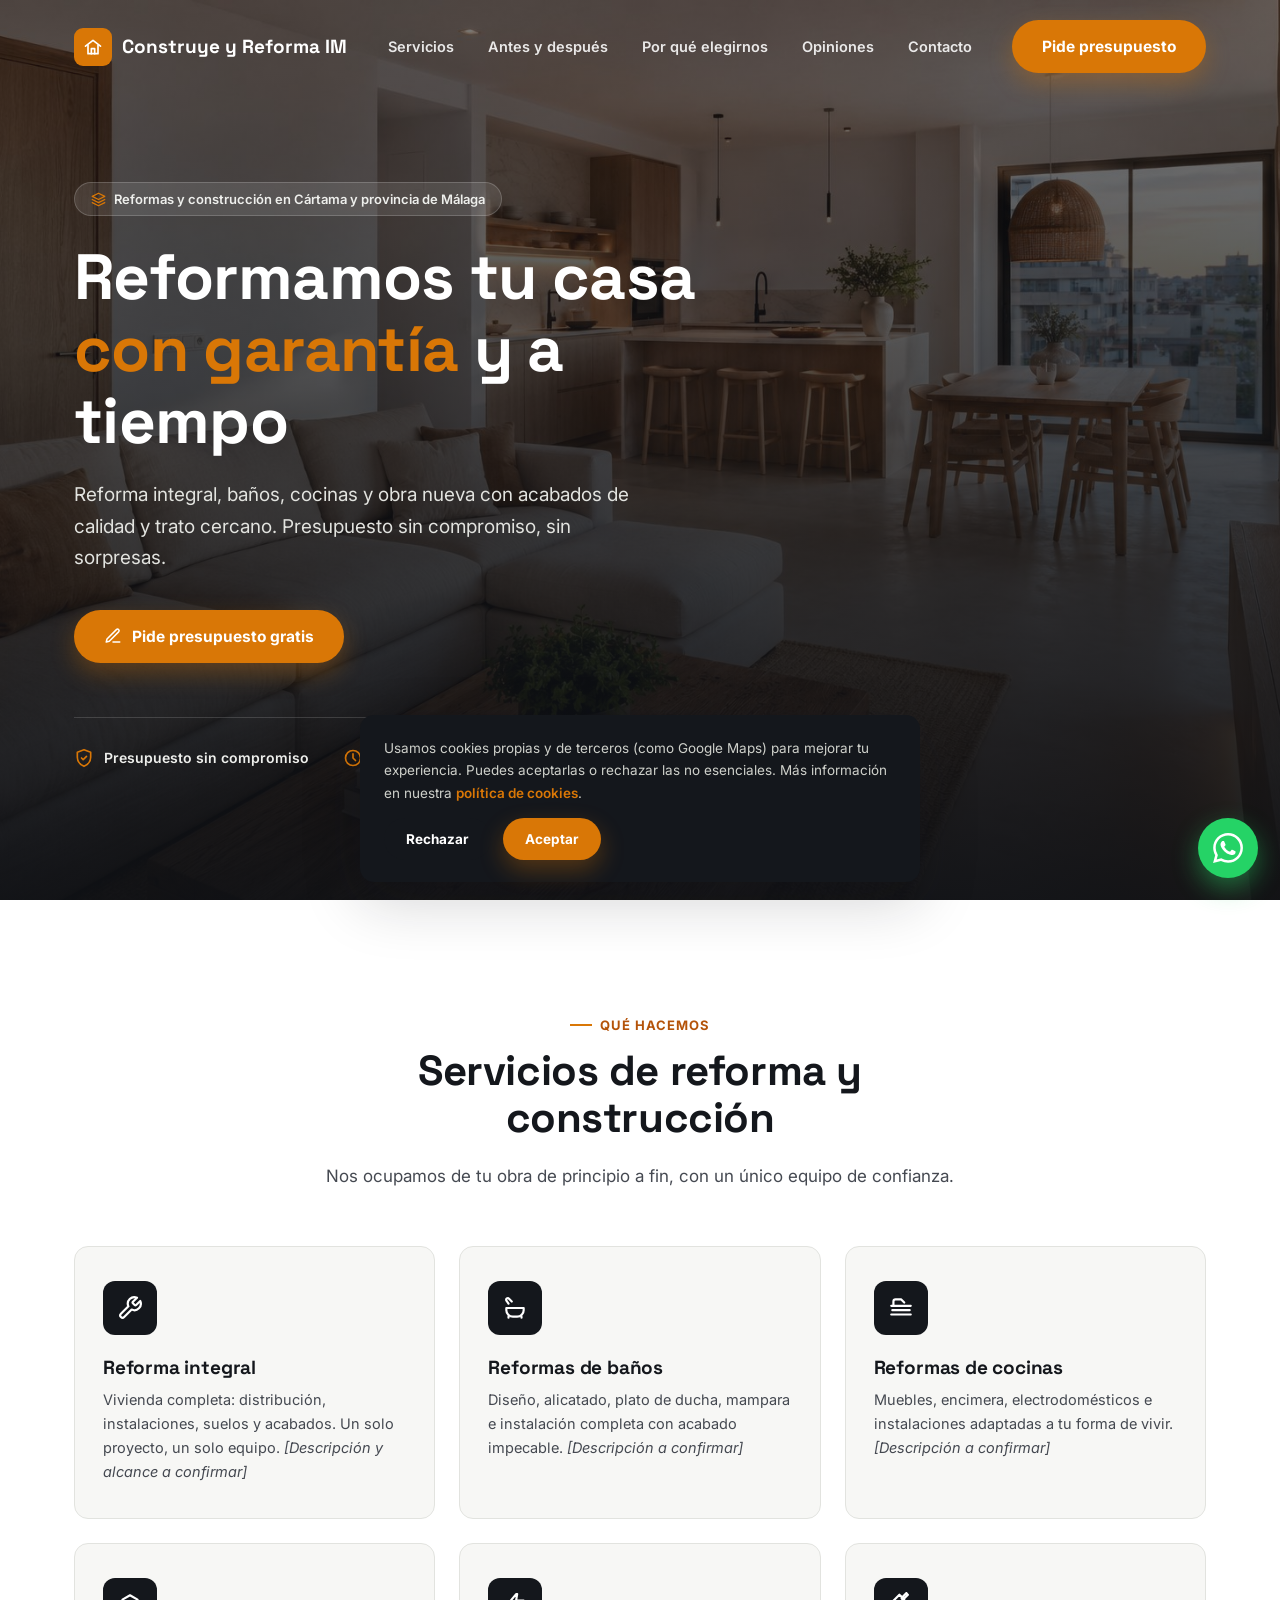
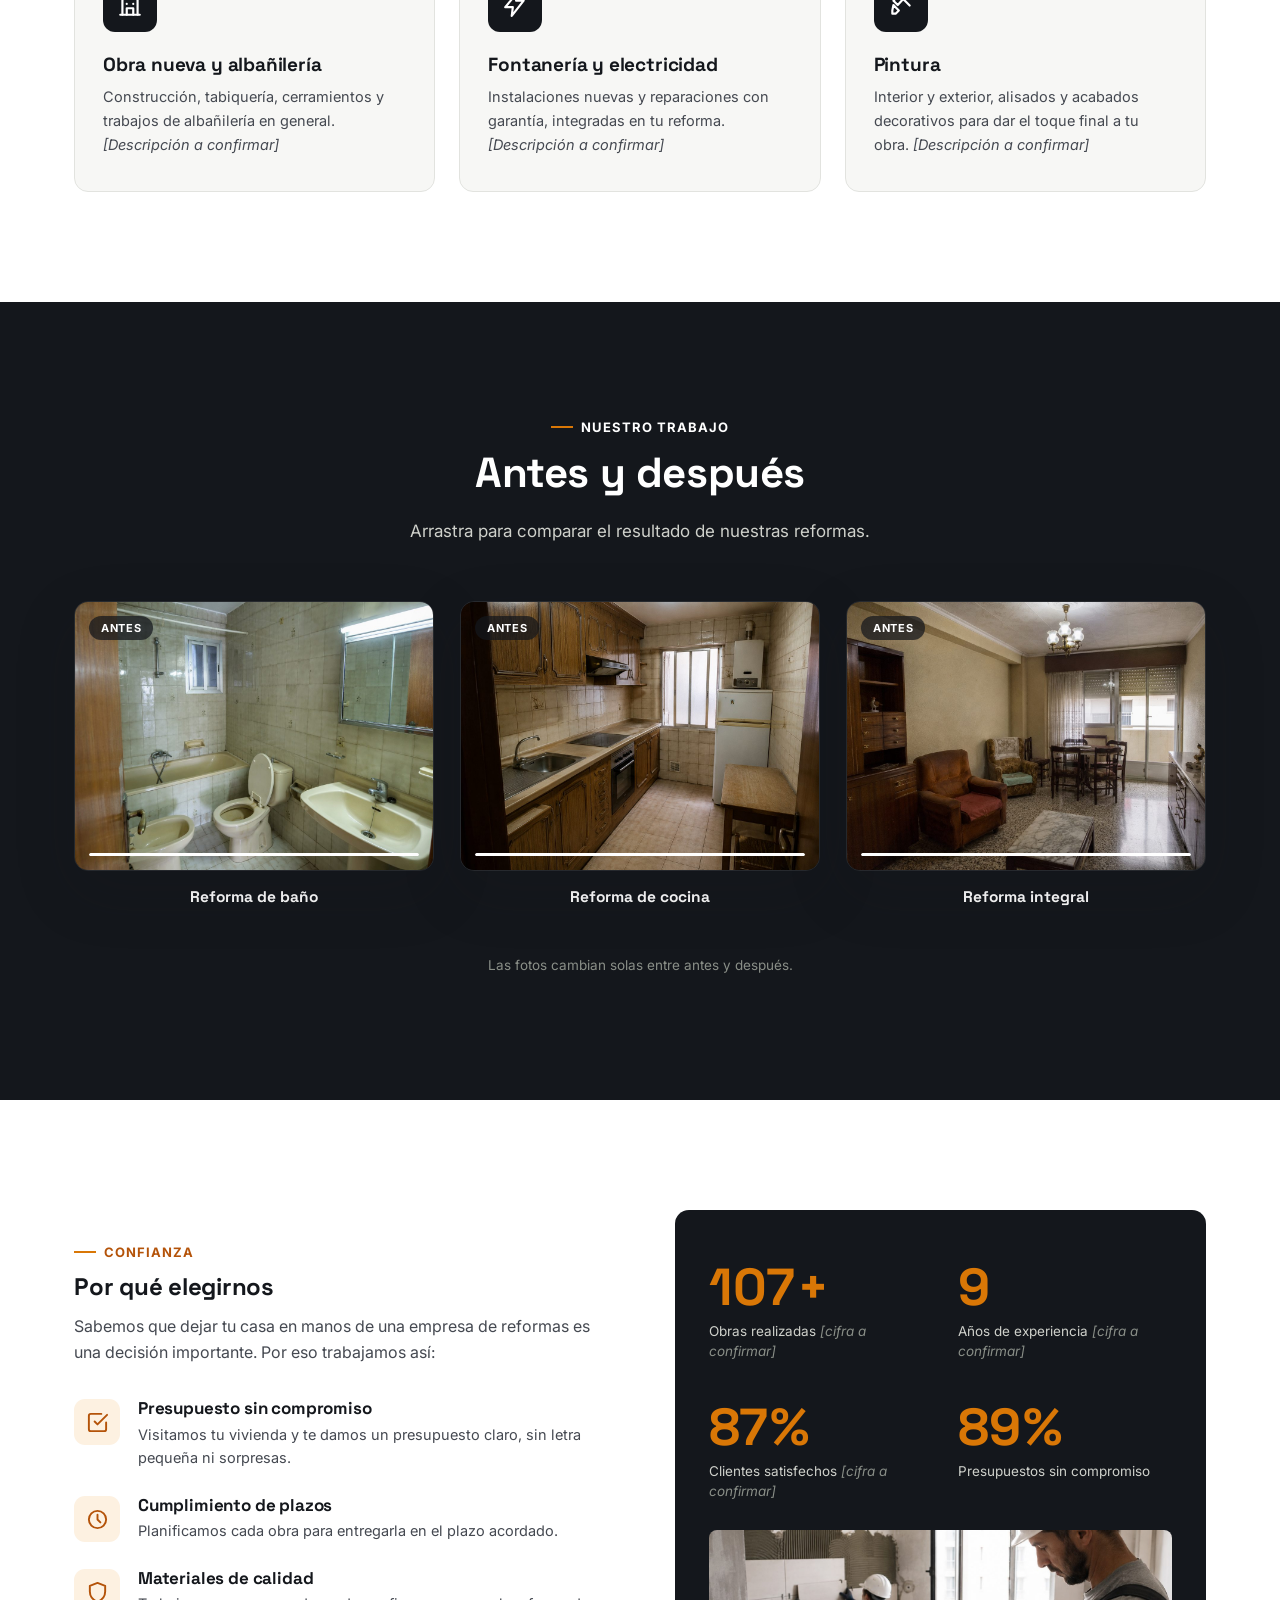
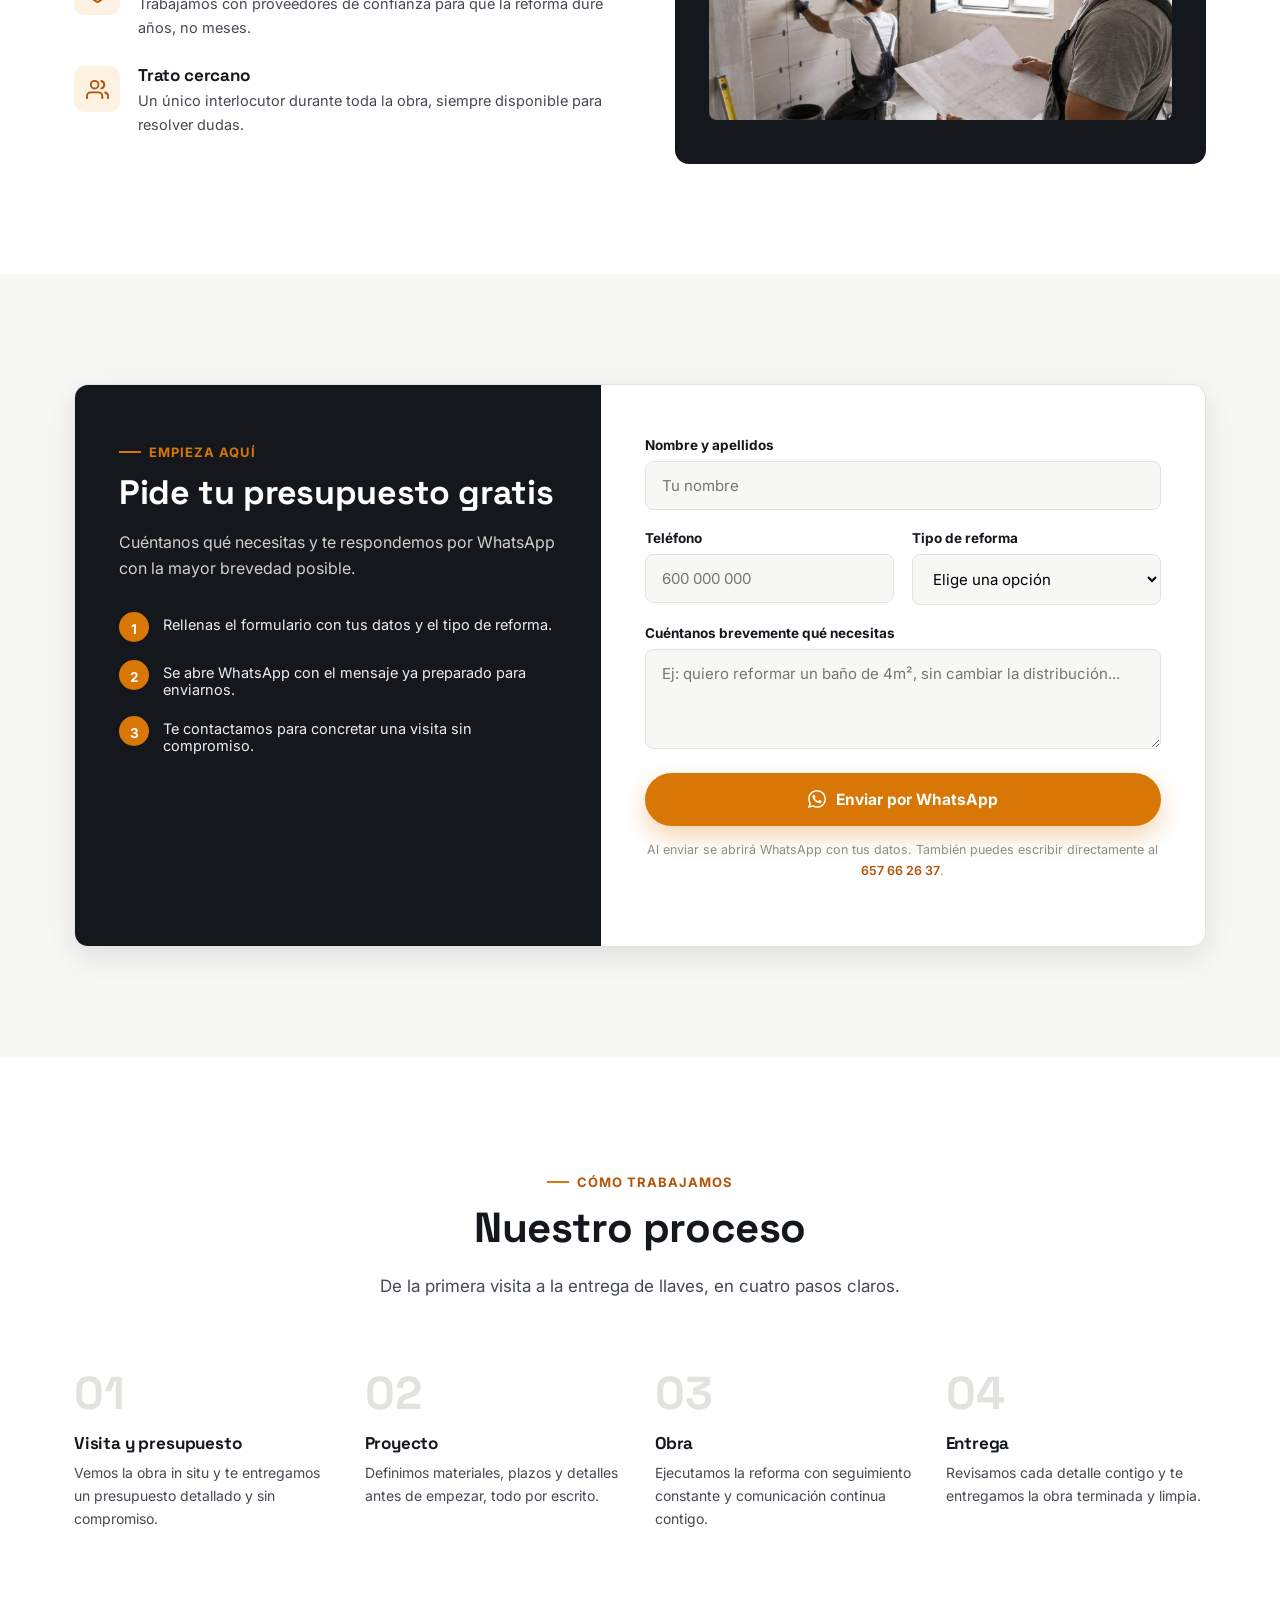
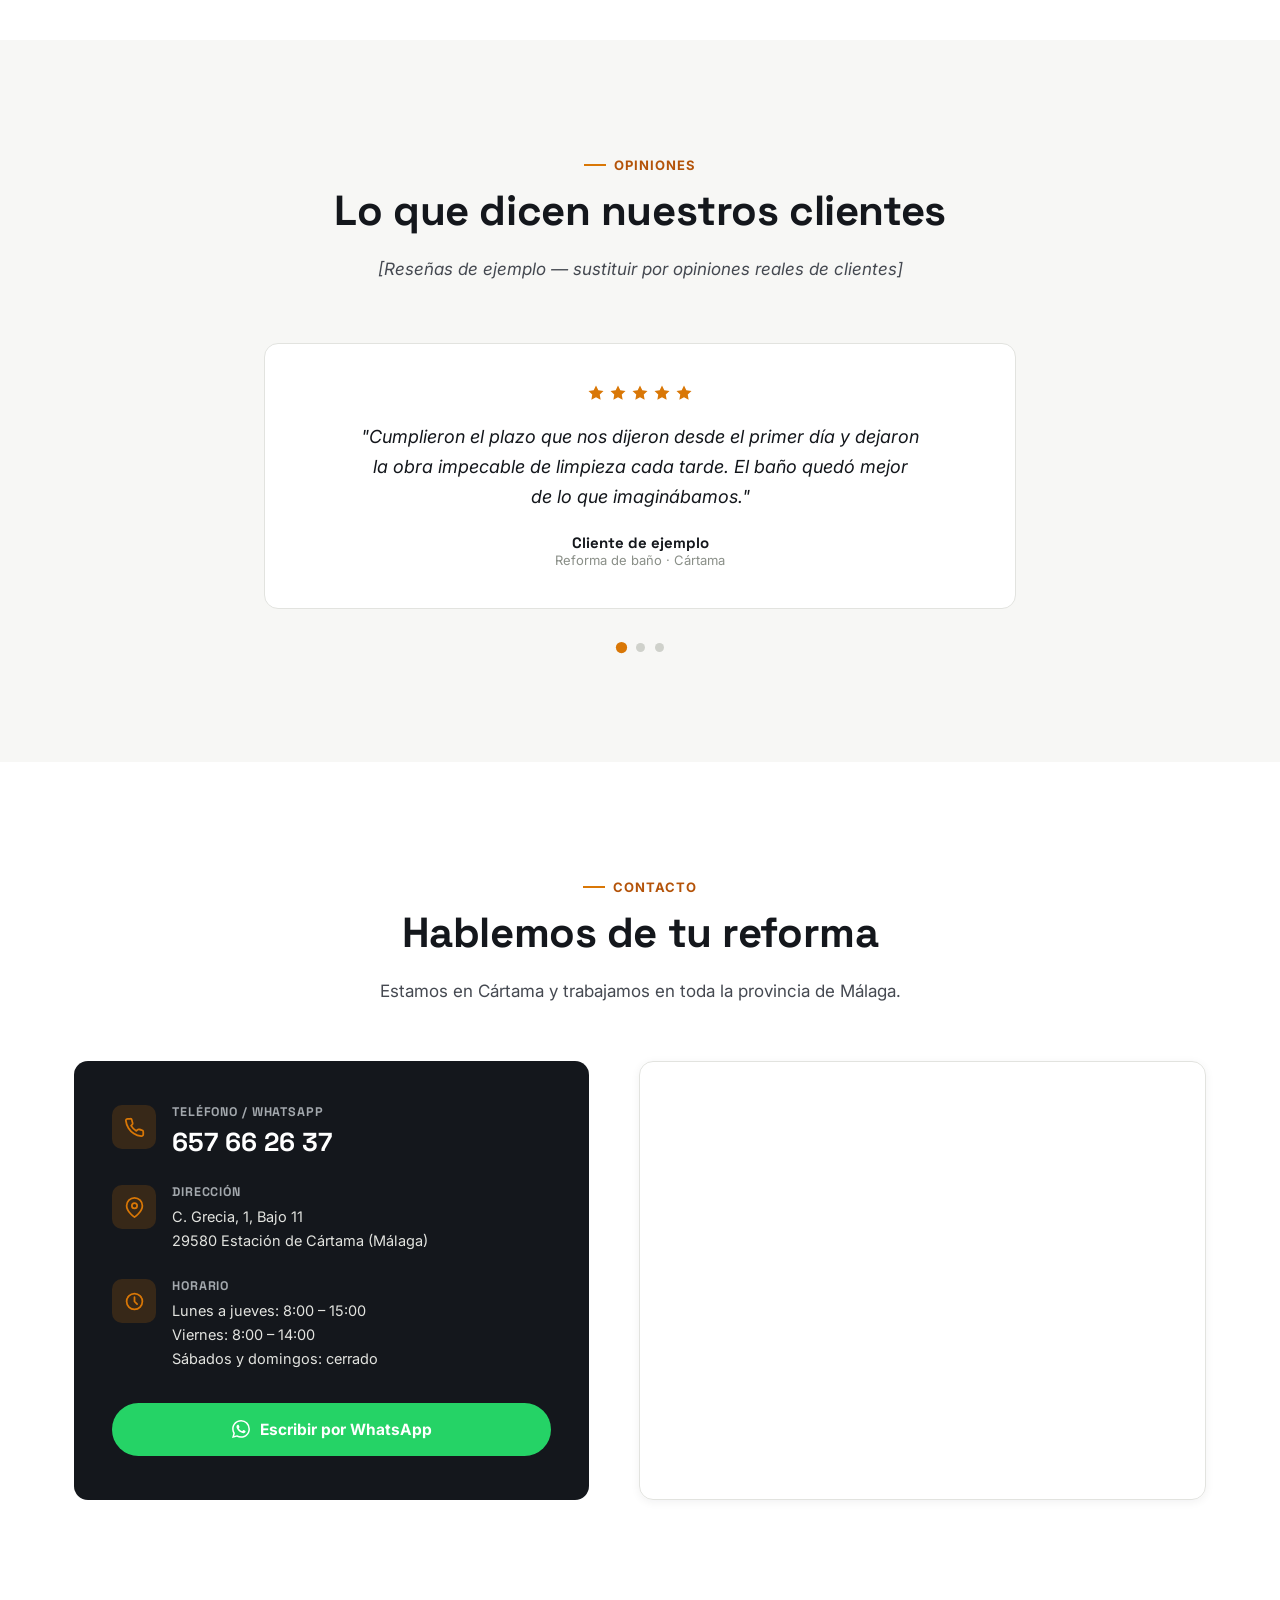
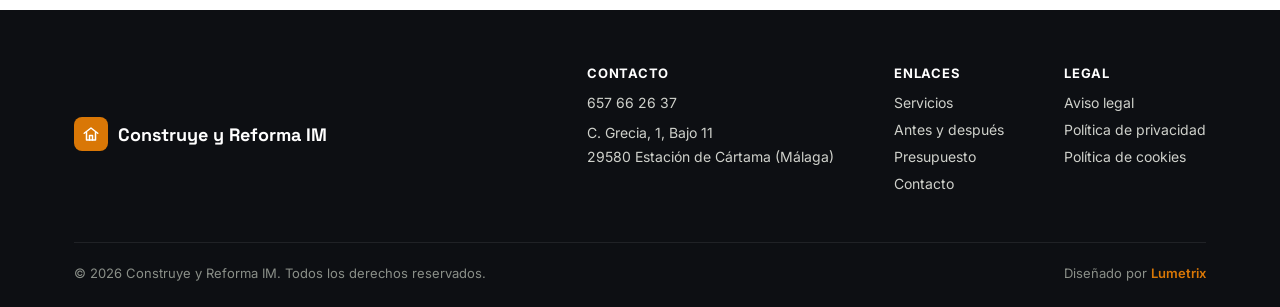
<file: index.html>
<!DOCTYPE html>
<html lang="es">
<head>
<meta charset="UTF-8">
<meta name="viewport" content="width=device-width, initial-scale=1.0">
<title>Construye y Reforma IM — Reformas en Cártama (Málaga)</title>
<meta name="description" content="Reformas en Cártama y toda la provincia de Málaga: reforma integral, baños, cocinas, obra nueva y albañilería. Presupuesto sin compromiso. Reformas que cumplen.">
<meta name="keywords" content="reformas en Cártama, reforma integral Málaga, reformas de baños y cocinas, empresa de reformas Cártama, albañilería Málaga">
<link rel="canonical" href="https://www.construyereformaim.es/">

<!-- Open Graph -->
<meta property="og:type" content="website">
<meta property="og:site_name" content="Construye y Reforma IM">
<meta property="og:title" content="Construye y Reforma IM — Reformas en Cártama (Málaga)">
<meta property="og:description" content="Reforma integral, baños, cocinas, obra nueva y albañilería en Cártama y provincia de Málaga. Presupuesto sin compromiso.">
<meta property="og:image" content="https://www.construyereformaim.es/img/og-reforma-terminada.jpg">
<meta property="og:locale" content="es_ES">
<meta property="og:url" content="https://www.construyereformaim.es/">

<meta name="twitter:card" content="summary_large_image">

<link rel="icon" type="image/svg+xml" href="img/favicon.svg">
<link rel="preconnect" href="https://fonts.googleapis.com">
<link rel="preconnect" href="https://fonts.gstatic.com" crossorigin>
<link href="https://fonts.googleapis.com/css2?family=Space+Grotesk:wght@500;700&family=Inter:wght@400;500;600;700&display=swap" rel="stylesheet">
<link rel="stylesheet" href="css/style.css">

<script type="application/ld+json">
{
  "@context": "https://schema.org",
  "@type": "GeneralContractor",
  "name": "Construye y Reforma IM",
  "image": "https://www.construyereformaim.es/img/og-reforma-terminada.jpg",
  "telephone": "+34657662637",
  "priceRange": "€€",
  "address": {
    "@type": "PostalAddress",
    "streetAddress": "C. Grecia, 1, Bajo 11",
    "addressLocality": "Estación de Cártama",
    "addressRegion": "Málaga",
    "postalCode": "29580",
    "addressCountry": "ES"
  },
  "areaServed": ["Cártama", "Málaga"],
  "url": "https://www.construyereformaim.es/",
  "openingHoursSpecification": [
    {
      "@type": "OpeningHoursSpecification",
      "dayOfWeek": ["Monday", "Tuesday", "Wednesday", "Thursday"],
      "opens": "08:00",
      "closes": "15:00"
    },
    {
      "@type": "OpeningHoursSpecification",
      "dayOfWeek": ["Friday"],
      "opens": "08:00",
      "closes": "14:00"
    }
  ]
}
</script>
</head>
<body>

<!-- ================= HEADER ================= -->
<header class="site-header">
  <div class="container">
    <a href="#inicio" class="brand">
      <span class="brand-mark">
        <svg viewBox="0 0 24 24" fill="none" stroke="currentColor" stroke-width="2" stroke-linecap="round" stroke-linejoin="round"><path d="M3 11 12 4l9 7"/><path d="M6 10v10h12V10"/><path d="M10 20v-6h4v6"/></svg>
      </span>
      <span>Construye y Reforma IM</span>
    </a>

    <nav class="nav-links">
      <a href="#servicios">Servicios</a>
      <a href="#antes-despues">Antes y después</a>
      <a href="#por-que">Por qué elegirnos</a>
      <a href="#opiniones">Opiniones</a>
      <a href="#contacto">Contacto</a>
    </nav>

    <div class="header-actions">
      <a href="#presupuesto" class="btn btn-primary header-cta">Pide presupuesto</a>
      <button class="nav-toggle" aria-label="Abrir menú">
        <svg viewBox="0 0 24 24" fill="none" stroke="currentColor" stroke-width="2" stroke-linecap="round" stroke-linejoin="round"><line x1="3" y1="6" x2="21" y2="6"/><line x1="3" y1="12" x2="21" y2="12"/><line x1="3" y1="18" x2="21" y2="18"/></svg>
      </button>
    </div>
  </div>
</header>

<!-- Menu movil -->
<div class="mobile-menu">
  <div class="mobile-menu-top">
    <span class="brand" style="font-size:17px;">Construye y Reforma IM</span>
    <button class="mobile-menu-close" aria-label="Cerrar menú">
      <svg viewBox="0 0 24 24" fill="none" stroke="currentColor" stroke-width="2" stroke-linecap="round" stroke-linejoin="round"><line x1="18" y1="6" x2="6" y2="18"/><line x1="6" y1="6" x2="18" y2="18"/></svg>
    </button>
  </div>
  <nav>
    <a href="#servicios">Servicios</a>
    <a href="#antes-despues">Antes y después</a>
    <a href="#por-que">Por qué elegirnos</a>
    <a href="#presupuesto">Presupuesto</a>
    <a href="#opiniones">Opiniones</a>
    <a href="#contacto">Contacto</a>
  </nav>
  <div class="mobile-menu-foot">
    <a href="tel:+34657662637" class="btn btn-dark btn-block">Llamar: 657 66 26 37</a>
    <a href="https://wa.me/34657662637" target="_blank" rel="noopener" class="btn btn-whats btn-block">
      <svg viewBox="0 0 24 24" fill="currentColor"><path d="M17.472 14.382c-.297-.149-1.758-.867-2.03-.967-.273-.099-.471-.148-.67.15-.197.297-.767.966-.94 1.164-.173.199-.347.223-.644.075-.297-.15-1.255-.463-2.39-1.475-.883-.788-1.48-1.761-1.653-2.059-.173-.297-.018-.458.13-.606.134-.133.298-.347.446-.52.149-.174.198-.298.298-.497.099-.198.05-.371-.025-.52-.075-.149-.669-1.612-.916-2.207-.242-.579-.487-.5-.669-.51-.173-.008-.371-.01-.57-.01-.198 0-.52.074-.792.372-.272.297-1.04 1.016-1.04 2.479 0 1.462 1.065 2.875 1.213 3.074.149.198 2.096 3.2 5.077 4.487.709.306 1.262.489 1.694.625.712.227 1.36.195 1.871.118.571-.085 1.758-.719 2.006-1.413.248-.694.248-1.289.173-1.413-.074-.124-.272-.198-.57-.347m-5.421 7.403h-.004a9.87 9.87 0 0 1-5.031-1.378l-.361-.214-3.741.982.998-3.648-.235-.374a9.86 9.86 0 0 1-1.51-5.26c.001-5.45 4.436-9.884 9.888-9.884 2.64 0 5.122 1.03 6.988 2.898a9.825 9.825 0 0 1 2.893 6.994c-.003 5.45-4.437 9.884-9.885 9.884m8.413-18.297A11.815 11.815 0 0 0 12.05 0C5.495 0 .16 5.335.157 11.892c0 2.096.547 4.142 1.588 5.945L.057 24l6.305-1.654a11.882 11.882 0 0 0 5.683 1.448h.005c6.554 0 11.89-5.335 11.893-11.893a11.821 11.821 0 0 0-3.48-8.413"/></svg>
      WhatsApp
    </a>
  </div>
</div>

<!-- ================= HERO ================= -->
<section class="hero" id="inicio">
  <div class="hero-bg"></div>
  <div class="container">
    <div class="hero-content">
      <span class="hero-badge">
        <svg viewBox="0 0 24 24" fill="none" stroke="currentColor" stroke-width="2" stroke-linecap="round" stroke-linejoin="round"><path d="M12 2 2 7l10 5 10-5-10-5z"/><path d="M2 17l10 5 10-5"/><path d="M2 12l10 5 10-5"/></svg>
        Reformas y construcción en Cártama y provincia de Málaga
      </span>
      <h1>Reformamos tu casa <span>con garantía</span> y a tiempo</h1>
      <p class="lead">Reforma integral, baños, cocinas y obra nueva con acabados de calidad y trato cercano. Presupuesto sin compromiso, sin sorpresas.</p>
      <div class="hero-cta">
        <a href="#presupuesto" class="btn btn-primary">
          <svg viewBox="0 0 24 24" fill="none" stroke="currentColor" stroke-width="2" stroke-linecap="round" stroke-linejoin="round"><path d="M12 20h9"/><path d="M16.5 3.5a2.12 2.12 0 0 1 3 3L7 19l-4 1 1-4 12.5-12.5z"/></svg>
          Pide presupuesto gratis
        </a>
      </div>
      <div class="hero-trust">
        <div>
          <svg viewBox="0 0 24 24" fill="none" stroke="currentColor" stroke-width="2" stroke-linecap="round" stroke-linejoin="round"><path d="M12 2 4 5v6c0 5 3.5 9 8 11 4.5-2 8-6 8-11V5l-8-3z"/><path d="m9 12 2 2 4-4"/></svg>
          <span>Presupuesto sin compromiso</span>
        </div>
        <div>
          <svg viewBox="0 0 24 24" fill="none" stroke="currentColor" stroke-width="2" stroke-linecap="round" stroke-linejoin="round"><circle cx="12" cy="12" r="9"/><path d="M12 7v5l3 3"/></svg>
          <span>Cumplimos los plazos</span>
        </div>
        <div>
          <svg viewBox="0 0 24 24" fill="none" stroke="currentColor" stroke-width="2" stroke-linecap="round" stroke-linejoin="round"><path d="M20 6 9 17l-5-5"/></svg>
          <span>Materiales de calidad</span>
        </div>
      </div>
    </div>
  </div>
  <div class="scroll-cue"><span>Descubre más</span><span class="line"></span></div>
</section>

<!-- ================= SERVICIOS ================= -->
<section class="section-pad" id="servicios">
  <div class="container">
    <div class="section-head center reveal">
      <span class="eyebrow">Qué hacemos</span>
      <h2>Servicios de reforma y construcción</h2>
      <p>Nos ocupamos de tu obra de principio a fin, con un único equipo de confianza.</p>
    </div>

    <div class="services-grid">
      <div class="service-card reveal">
        <div class="service-icon">
          <svg viewBox="0 0 24 24" fill="none" stroke="currentColor" stroke-width="2" stroke-linecap="round" stroke-linejoin="round"><path d="M14.7 6.3a1 1 0 0 0 0 1.4l1.6 1.6a1 1 0 0 0 1.4 0l3.77-3.77a6 6 0 0 1-7.94 7.94l-6.91 6.91a2.12 2.12 0 0 1-3-3l6.91-6.91a6 6 0 0 1 7.94-7.94l-3.76 3.76z"/></svg>
        </div>
        <h3>Reforma integral</h3>
        <p>Vivienda completa: distribución, instalaciones, suelos y acabados. Un solo proyecto, un solo equipo. <em>[Descripción y alcance a confirmar]</em></p>
      </div>

      <div class="service-card reveal">
        <div class="service-icon">
          <svg viewBox="0 0 24 24" fill="none" stroke="currentColor" stroke-width="2" stroke-linecap="round" stroke-linejoin="round"><path d="M9 6 6.5 3.5a1.5 1.5 0 0 0-2.4 1.8L6 8"/><path d="M4 12h16v2a6 6 0 0 1-6 6H10a6 6 0 0 1-6-6v-2z"/><path d="M6 20v1"/><path d="M18 20v1"/></svg>
        </div>
        <h3>Reformas de baños</h3>
        <p>Diseño, alicatado, plato de ducha, mampara e instalación completa con acabado impecable. <em>[Descripción a confirmar]</em></p>
      </div>

      <div class="service-card reveal">
        <div class="service-icon">
          <svg viewBox="0 0 24 24" fill="none" stroke="currentColor" stroke-width="2" stroke-linecap="round" stroke-linejoin="round"><path d="M3 10h18"/><path d="M5 10V6a2 2 0 0 1 2-2h5l3 3"/><path d="M4 14h16"/><path d="M3 18h18"/></svg>
        </div>
        <h3>Reformas de cocinas</h3>
        <p>Muebles, encimera, electrodomésticos e instalaciones adaptadas a tu forma de vivir. <em>[Descripción a confirmar]</em></p>
      </div>

      <div class="service-card reveal">
        <div class="service-icon">
          <svg viewBox="0 0 24 24" fill="none" stroke="currentColor" stroke-width="2" stroke-linecap="round" stroke-linejoin="round"><path d="M3 21h18"/><path d="M5 21V7l7-4 7 4v14"/><path d="M9 21v-6h6v6"/><path d="M9 11h.01"/><path d="M15 11h.01"/></svg>
        </div>
        <h3>Obra nueva y albañilería</h3>
        <p>Construcción, tabiquería, cerramientos y trabajos de albañilería en general. <em>[Descripción a confirmar]</em></p>
      </div>

      <div class="service-card reveal">
        <div class="service-icon">
          <svg viewBox="0 0 24 24" fill="none" stroke="currentColor" stroke-width="2" stroke-linecap="round" stroke-linejoin="round"><path d="M13 2 3 14h7l-1 8 11-14h-7l1-6z"/></svg>
        </div>
        <h3>Fontanería y electricidad</h3>
        <p>Instalaciones nuevas y reparaciones con garantía, integradas en tu reforma. <em>[Descripción a confirmar]</em></p>
      </div>

      <div class="service-card reveal">
        <div class="service-icon">
          <svg viewBox="0 0 24 24" fill="none" stroke="currentColor" stroke-width="2" stroke-linecap="round" stroke-linejoin="round"><path d="M18.37 2.63 14 7l-1.5-1.5L17 1z"/><path d="M9 12 5 8l5.5-5.5L14.5 6 9 12z"/><path d="M5 12l5 5-3 3H4v-3z"/><path d="M14.5 7 20 12.5"/></svg>
        </div>
        <h3>Pintura</h3>
        <p>Interior y exterior, alisados y acabados decorativos para dar el toque final a tu obra. <em>[Descripción a confirmar]</em></p>
      </div>
    </div>
  </div>
</section>

<!-- ================= ANTES Y DESPUES ================= -->
<section class="section-pad ba-section" id="antes-despues">
  <div class="container">
    <div class="section-head center reveal">
      <span class="eyebrow">Nuestro trabajo</span>
      <h2>Antes y después</h2>
      <p>Arrastra para comparar el resultado de nuestras reformas.</p>
    </div>

    <div class="ba-grid">
      <div class="reveal">
        <div class="ba-slider" data-ba>
          <div class="ba-before">
            <img src="img/antes-bano.jpg" alt="Baño antes de la reforma" loading="lazy">
          </div>
          <div class="ba-after">
            <img src="img/despues-bano.jpg" alt="Baño después de la reforma" loading="lazy">
          </div>
          <span class="ba-tag before-tag">ANTES</span>
          <span class="ba-tag after-tag">DESPUÉS</span>
          <div class="ba-progress"></div>
        </div>
        <div class="ba-caption">
          <strong>Reforma de baño</strong>
        </div>
      </div>

      <div class="reveal">
        <div class="ba-slider" data-ba>
          <div class="ba-before">
            <img src="img/antes-cocina.jpg" alt="Cocina antes de la reforma" loading="lazy">
          </div>
          <div class="ba-after">
            <img src="img/despues-cocina.jpg" alt="Cocina después de la reforma" loading="lazy">
          </div>
          <span class="ba-tag before-tag">ANTES</span>
          <span class="ba-tag after-tag">DESPUÉS</span>
          <div class="ba-progress"></div>
        </div>
        <div class="ba-caption">
          <strong>Reforma de cocina</strong>
        </div>
      </div>

      <div class="reveal">
        <div class="ba-slider" data-ba>
          <div class="ba-before">
            <img src="img/antes-salon.jpg" alt="Salón antes de la reforma" loading="lazy">
          </div>
          <div class="ba-after">
            <img src="img/despues-salon.jpg" alt="Salón después de la reforma" loading="lazy">
          </div>
          <span class="ba-tag before-tag">ANTES</span>
          <span class="ba-tag after-tag">DESPUÉS</span>
          <div class="ba-progress"></div>
        </div>
        <div class="ba-caption">
          <strong>Reforma integral</strong>
        </div>
      </div>
    </div>
    <p class="ba-hint">Las fotos cambian solas entre antes y después.</p>
  </div>
</section>

<!-- ================= POR QUE ELEGIRNOS ================= -->
<section class="section-pad" id="por-que">
  <div class="container">
    <div class="why-wrap">
      <div class="reveal">
        <span class="eyebrow">Confianza</span>
        <h2>Por qué elegirnos</h2>
        <p style="margin-bottom:34px;">Sabemos que dejar tu casa en manos de una empresa de reformas es una decisión importante. Por eso trabajamos así:</p>

        <div class="why-list">
          <div class="why-item">
            <div class="why-icon">
              <svg viewBox="0 0 24 24" fill="none" stroke="currentColor" stroke-width="2" stroke-linecap="round" stroke-linejoin="round"><path d="M9 11l3 3L22 4"/><path d="M21 12v7a2 2 0 0 1-2 2H5a2 2 0 0 1-2-2V5a2 2 0 0 1 2-2h11"/></svg>
            </div>
            <div>
              <h3>Presupuesto sin compromiso</h3>
              <p>Visitamos tu vivienda y te damos un presupuesto claro, sin letra pequeña ni sorpresas.</p>
            </div>
          </div>
          <div class="why-item">
            <div class="why-icon">
              <svg viewBox="0 0 24 24" fill="none" stroke="currentColor" stroke-width="2" stroke-linecap="round" stroke-linejoin="round"><circle cx="12" cy="12" r="9"/><path d="M12 7v5l3 3"/></svg>
            </div>
            <div>
              <h3>Cumplimiento de plazos</h3>
              <p>Planificamos cada obra para entregarla en el plazo acordado.</p>
            </div>
          </div>
          <div class="why-item">
            <div class="why-icon">
              <svg viewBox="0 0 24 24" fill="none" stroke="currentColor" stroke-width="2" stroke-linecap="round" stroke-linejoin="round"><path d="M12 2 4 5v6c0 5 3.5 9 8 11 4.5-2 8-6 8-11V5l-8-3z"/></svg>
            </div>
            <div>
              <h3>Materiales de calidad</h3>
              <p>Trabajamos con proveedores de confianza para que la reforma dure años, no meses.</p>
            </div>
          </div>
          <div class="why-item">
            <div class="why-icon">
              <svg viewBox="0 0 24 24" fill="none" stroke="currentColor" stroke-width="2" stroke-linecap="round" stroke-linejoin="round"><path d="M17 21v-2a4 4 0 0 0-4-4H5a4 4 0 0 0-4 4v2"/><circle cx="9" cy="7" r="4"/><path d="M23 21v-2a4 4 0 0 0-3-3.87"/><path d="M16 3.13a4 4 0 0 1 0 7.75"/></svg>
            </div>
            <div>
              <h3>Trato cercano</h3>
              <p>Un único interlocutor durante toda la obra, siempre disponible para resolver dudas.</p>
            </div>
          </div>
        </div>
      </div>

      <div class="why-visual reveal">
        <div class="counter-grid">
          <div class="counter">
            <span class="num" data-target="120" data-suffix="+"><span class="num-value">0</span>+</span>
            <span class="label">Obras realizadas <em style="color:var(--gray-500);font-style:italic;">[cifra a confirmar]</em></span>
          </div>
          <div class="counter">
            <span class="num" data-target="10"><span class="num-value">0</span></span>
            <span class="label">Años de experiencia <em style="color:var(--gray-500);font-style:italic;">[cifra a confirmar]</em></span>
          </div>
          <div class="counter">
            <span class="num" data-target="98" data-suffix="%"><span class="num-value">0</span>%</span>
            <span class="label">Clientes satisfechos <em style="color:var(--gray-500);font-style:italic;">[cifra a confirmar]</em></span>
          </div>
          <div class="counter">
            <span class="num" data-target="100" data-suffix="%"><span class="num-value">0</span>%</span>
            <span class="label">Presupuestos sin compromiso</span>
          </div>
        </div>
        <div class="why-photo">
          <img src="img/equipo-obra.jpg" alt="Equipo de Construye y Reforma IM trabajando en una obra" loading="lazy">
        </div>
      </div>
    </div>
  </div>
</section>

<!-- ================= PRESUPUESTO ================= -->
<section class="section-pad budget-section" id="presupuesto">
  <div class="container">
    <div class="budget-wrap reveal">
      <div class="budget-info">
        <span class="eyebrow" style="color:var(--accent);">Empieza aquí</span>
        <h2>Pide tu presupuesto gratis</h2>
        <p>Cuéntanos qué necesitas y te respondemos por WhatsApp con la mayor brevedad posible.</p>

        <div class="budget-steps">
          <div><span class="num-badge">1</span><span>Rellenas el formulario con tus datos y el tipo de reforma.</span></div>
          <div><span class="num-badge">2</span><span>Se abre WhatsApp con el mensaje ya preparado para enviarnos.</span></div>
          <div><span class="num-badge">3</span><span>Te contactamos para concretar una visita sin compromiso.</span></div>
        </div>
      </div>

      <form class="budget-form" id="budget-form">
        <div class="form-row">
          <label for="nombre">Nombre y apellidos</label>
          <input type="text" id="nombre" name="nombre" placeholder="Tu nombre" required>
        </div>
        <div class="form-cols">
          <div class="form-row">
            <label for="telefono">Teléfono</label>
            <input type="tel" id="telefono" name="telefono" placeholder="600 000 000" required>
          </div>
          <div class="form-row">
            <label for="tipo">Tipo de reforma</label>
            <select id="tipo" name="tipo" required>
              <option value="" disabled selected>Elige una opción</option>
              <option value="Reforma integral">Reforma integral</option>
              <option value="Reforma de baño">Reforma de baño</option>
              <option value="Reforma de cocina">Reforma de cocina</option>
              <option value="Obra nueva / albañilería">Obra nueva / albañilería</option>
              <option value="Fontanería y electricidad">Fontanería y electricidad</option>
              <option value="Pintura">Pintura</option>
              <option value="Otro">Otro</option>
            </select>
          </div>
        </div>
        <div class="form-row">
          <label for="mensaje">Cuéntanos brevemente qué necesitas</label>
          <textarea id="mensaje" name="mensaje" placeholder="Ej: quiero reformar un baño de 4m², sin cambiar la distribución..."></textarea>
        </div>
        <button type="submit" class="btn btn-primary btn-block">
          <svg viewBox="0 0 24 24" fill="currentColor"><path d="M17.472 14.382c-.297-.149-1.758-.867-2.03-.967-.273-.099-.471-.148-.67.15-.197.297-.767.966-.94 1.164-.173.199-.347.223-.644.075-.297-.15-1.255-.463-2.39-1.475-.883-.788-1.48-1.761-1.653-2.059-.173-.297-.018-.458.13-.606.134-.133.298-.347.446-.52.149-.174.198-.298.298-.497.099-.198.05-.371-.025-.52-.075-.149-.669-1.612-.916-2.207-.242-.579-.487-.5-.669-.51-.173-.008-.371-.01-.57-.01-.198 0-.52.074-.792.372-.272.297-1.04 1.016-1.04 2.479 0 1.462 1.065 2.875 1.213 3.074.149.198 2.096 3.2 5.077 4.487.709.306 1.262.489 1.694.625.712.227 1.36.195 1.871.118.571-.085 1.758-.719 2.006-1.413.248-.694.248-1.289.173-1.413-.074-.124-.272-.198-.57-.347m-5.421 7.403h-.004a9.87 9.87 0 0 1-5.031-1.378l-.361-.214-3.741.982.998-3.648-.235-.374a9.86 9.86 0 0 1-1.51-5.26c.001-5.45 4.436-9.884 9.888-9.884 2.64 0 5.122 1.03 6.988 2.898a9.825 9.825 0 0 1 2.893 6.994c-.003 5.45-4.437 9.884-9.885 9.884m8.413-18.297A11.815 11.815 0 0 0 12.05 0C5.495 0 .16 5.335.157 11.892c0 2.096.547 4.142 1.588 5.945L.057 24l6.305-1.654a11.882 11.882 0 0 0 5.683 1.448h.005c6.554 0 11.89-5.335 11.893-11.893a11.821 11.821 0 0 0-3.48-8.413"/></svg>
          Enviar por WhatsApp
        </button>
        <p class="form-note">Al enviar se abrirá WhatsApp con tus datos. También puedes escribir directamente al <a href="tel:+34657662637">657 66 26 37</a>.</p>
      </form>
    </div>
  </div>
</section>

<!-- ================= PROCESO ================= -->
<section class="section-pad" id="proceso">
  <div class="container">
    <div class="section-head center reveal">
      <span class="eyebrow">Cómo trabajamos</span>
      <h2>Nuestro proceso</h2>
      <p>De la primera visita a la entrega de llaves, en cuatro pasos claros.</p>
    </div>

    <div class="process-grid">
      <div class="process-step reveal">
        <span class="process-num">01</span>
        <h3>Visita y presupuesto</h3>
        <p>Vemos la obra in situ y te entregamos un presupuesto detallado y sin compromiso.</p>
      </div>
      <div class="process-step reveal">
        <span class="process-num">02</span>
        <h3>Proyecto</h3>
        <p>Definimos materiales, plazos y detalles antes de empezar, todo por escrito.</p>
      </div>
      <div class="process-step reveal">
        <span class="process-num">03</span>
        <h3>Obra</h3>
        <p>Ejecutamos la reforma con seguimiento constante y comunicación continua contigo.</p>
      </div>
      <div class="process-step reveal">
        <span class="process-num">04</span>
        <h3>Entrega</h3>
        <p>Revisamos cada detalle contigo y te entregamos la obra terminada y limpia.</p>
      </div>
    </div>
  </div>
</section>

<!-- ================= OPINIONES ================= -->
<section class="section-pad testi-section" id="opiniones">
  <div class="container">
    <div class="section-head center reveal">
      <span class="eyebrow">Opiniones</span>
      <h2>Lo que dicen nuestros clientes</h2>
      <p><em>[Reseñas de ejemplo — sustituir por opiniones reales de clientes]</em></p>
    </div>

    <div class="testi-track-wrap reveal">
      <div class="testi-track">
        <div class="testi-slides">
          <div class="testi-slide">
            <div class="testi-card">
              <div class="testi-stars">
                <svg viewBox="0 0 24 24" fill="currentColor"><path d="M12 2l3.09 6.26L22 9.27l-5 4.87L18.18 21 12 17.77 5.82 21 7 14.14l-5-4.87 6.91-1.01L12 2z"/></svg>
                <svg viewBox="0 0 24 24" fill="currentColor"><path d="M12 2l3.09 6.26L22 9.27l-5 4.87L18.18 21 12 17.77 5.82 21 7 14.14l-5-4.87 6.91-1.01L12 2z"/></svg>
                <svg viewBox="0 0 24 24" fill="currentColor"><path d="M12 2l3.09 6.26L22 9.27l-5 4.87L18.18 21 12 17.77 5.82 21 7 14.14l-5-4.87 6.91-1.01L12 2z"/></svg>
                <svg viewBox="0 0 24 24" fill="currentColor"><path d="M12 2l3.09 6.26L22 9.27l-5 4.87L18.18 21 12 17.77 5.82 21 7 14.14l-5-4.87 6.91-1.01L12 2z"/></svg>
                <svg viewBox="0 0 24 24" fill="currentColor"><path d="M12 2l3.09 6.26L22 9.27l-5 4.87L18.18 21 12 17.77 5.82 21 7 14.14l-5-4.87 6.91-1.01L12 2z"/></svg>
              </div>
              <p class="quote">"Cumplieron el plazo que nos dijeron desde el primer día y dejaron la obra impecable de limpieza cada tarde. El baño quedó mejor de lo que imaginábamos."</p>
              <div class="testi-name">Cliente de ejemplo</div>
              <div class="testi-role">Reforma de baño · Cártama</div>
            </div>
          </div>
          <div class="testi-slide">
            <div class="testi-card">
              <div class="testi-stars">
                <svg viewBox="0 0 24 24" fill="currentColor"><path d="M12 2l3.09 6.26L22 9.27l-5 4.87L18.18 21 12 17.77 5.82 21 7 14.14l-5-4.87 6.91-1.01L12 2z"/></svg>
                <svg viewBox="0 0 24 24" fill="currentColor"><path d="M12 2l3.09 6.26L22 9.27l-5 4.87L18.18 21 12 17.77 5.82 21 7 14.14l-5-4.87 6.91-1.01L12 2z"/></svg>
                <svg viewBox="0 0 24 24" fill="currentColor"><path d="M12 2l3.09 6.26L22 9.27l-5 4.87L18.18 21 12 17.77 5.82 21 7 14.14l-5-4.87 6.91-1.01L12 2z"/></svg>
                <svg viewBox="0 0 24 24" fill="currentColor"><path d="M12 2l3.09 6.26L22 9.27l-5 4.87L18.18 21 12 17.77 5.82 21 7 14.14l-5-4.87 6.91-1.01L12 2z"/></svg>
                <svg viewBox="0 0 24 24" fill="currentColor"><path d="M12 2l3.09 6.26L22 9.27l-5 4.87L18.18 21 12 17.77 5.82 21 7 14.14l-5-4.87 6.91-1.01L12 2z"/></svg>
              </div>
              <p class="quote">"Buena comunicación en todo momento, nos avisaban de cualquier cambio antes de hacerlo. El acabado de la cocina es de mucha calidad."</p>
              <div class="testi-name">Cliente de ejemplo</div>
              <div class="testi-role">Reforma de cocina · Cártama</div>
            </div>
          </div>
          <div class="testi-slide">
            <div class="testi-card">
              <div class="testi-stars">
                <svg viewBox="0 0 24 24" fill="currentColor"><path d="M12 2l3.09 6.26L22 9.27l-5 4.87L18.18 21 12 17.77 5.82 21 7 14.14l-5-4.87 6.91-1.01L12 2z"/></svg>
                <svg viewBox="0 0 24 24" fill="currentColor"><path d="M12 2l3.09 6.26L22 9.27l-5 4.87L18.18 21 12 17.77 5.82 21 7 14.14l-5-4.87 6.91-1.01L12 2z"/></svg>
                <svg viewBox="0 0 24 24" fill="currentColor"><path d="M12 2l3.09 6.26L22 9.27l-5 4.87L18.18 21 12 17.77 5.82 21 7 14.14l-5-4.87 6.91-1.01L12 2z"/></svg>
                <svg viewBox="0 0 24 24" fill="currentColor"><path d="M12 2l3.09 6.26L22 9.27l-5 4.87L18.18 21 12 17.77 5.82 21 7 14.14l-5-4.87 6.91-1.01L12 2z"/></svg>
                <svg viewBox="0 0 24 24" fill="currentColor"><path d="M12 2l3.09 6.26L22 9.27l-5 4.87L18.18 21 12 17.77 5.82 21 7 14.14l-5-4.87 6.91-1.01L12 2z"/></svg>
              </div>
              <p class="quote">"Reforma integral de la vivienda sin ningún problema. Precio ajustado a lo presupuestado y muy buen trato durante toda la obra."</p>
              <div class="testi-name">Cliente de ejemplo</div>
              <div class="testi-role">Reforma integral · Cártama</div>
            </div>
          </div>
        </div>
      </div>
      <div class="testi-dots"></div>
    </div>
  </div>
</section>

<!-- ================= CONTACTO ================= -->
<section class="section-pad" id="contacto">
  <div class="container">
    <div class="section-head center reveal">
      <span class="eyebrow">Contacto</span>
      <h2>Hablemos de tu reforma</h2>
      <p>Estamos en Cártama y trabajamos en toda la provincia de Málaga.</p>
    </div>

    <div class="contact-grid">
      <div class="contact-card reveal">
        <div class="contact-row">
          <div class="c-icon">
            <svg viewBox="0 0 24 24" fill="none" stroke="currentColor" stroke-width="2" stroke-linecap="round" stroke-linejoin="round"><path d="M22 16.92v3a2 2 0 0 1-2.18 2 19.79 19.79 0 0 1-8.63-3.07 19.5 19.5 0 0 1-6-6 19.79 19.79 0 0 1-3.07-8.67A2 2 0 0 1 4.11 2h3a2 2 0 0 1 2 1.72c.127.96.362 1.903.7 2.81a2 2 0 0 1-.45 2.11L8.09 9.91a16 16 0 0 0 6 6l1.27-1.27a2 2 0 0 1 2.11-.45c.907.338 1.85.573 2.81.7A2 2 0 0 1 22 16.92z"/></svg>
          </div>
          <div>
            <h3>Teléfono / WhatsApp</h3>
            <a class="big-phone" href="tel:+34657662637">657 66 26 37</a>
          </div>
        </div>

        <div class="contact-row">
          <div class="c-icon">
            <svg viewBox="0 0 24 24" fill="none" stroke="currentColor" stroke-width="2" stroke-linecap="round" stroke-linejoin="round"><path d="M21 10c0 7-9 13-9 13s-9-6-9-13a9 9 0 0 1 18 0z"/><circle cx="12" cy="10" r="3"/></svg>
          </div>
          <div>
            <h3>Dirección</h3>
            <p>C. Grecia, 1, Bajo 11<br>29580 Estación de Cártama (Málaga)</p>
          </div>
        </div>

        <div class="contact-row">
          <div class="c-icon">
            <svg viewBox="0 0 24 24" fill="none" stroke="currentColor" stroke-width="2" stroke-linecap="round" stroke-linejoin="round"><circle cx="12" cy="12" r="9"/><path d="M12 7v5l3 3"/></svg>
          </div>
          <div>
            <h3>Horario</h3>
            <p>Lunes a jueves: 8:00 – 15:00<br>Viernes: 8:00 – 14:00<br>Sábados y domingos: cerrado</p>
          </div>
        </div>

        <a href="https://wa.me/34657662637" target="_blank" rel="noopener" class="btn btn-whats btn-block">
          <svg viewBox="0 0 24 24" fill="currentColor"><path d="M17.472 14.382c-.297-.149-1.758-.867-2.03-.967-.273-.099-.471-.148-.67.15-.197.297-.767.966-.94 1.164-.173.199-.347.223-.644.075-.297-.15-1.255-.463-2.39-1.475-.883-.788-1.48-1.761-1.653-2.059-.173-.297-.018-.458.13-.606.134-.133.298-.347.446-.52.149-.174.198-.298.298-.497.099-.198.05-.371-.025-.52-.075-.149-.669-1.612-.916-2.207-.242-.579-.487-.5-.669-.51-.173-.008-.371-.01-.57-.01-.198 0-.52.074-.792.372-.272.297-1.04 1.016-1.04 2.479 0 1.462 1.065 2.875 1.213 3.074.149.198 2.096 3.2 5.077 4.487.709.306 1.262.489 1.694.625.712.227 1.36.195 1.871.118.571-.085 1.758-.719 2.006-1.413.248-.694.248-1.289.173-1.413-.074-.124-.272-.198-.57-.347m-5.421 7.403h-.004a9.87 9.87 0 0 1-5.031-1.378l-.361-.214-3.741.982.998-3.648-.235-.374a9.86 9.86 0 0 1-1.51-5.26c.001-5.45 4.436-9.884 9.888-9.884 2.64 0 5.122 1.03 6.988 2.898a9.825 9.825 0 0 1 2.893 6.994c-.003 5.45-4.437 9.884-9.885 9.884m8.413-18.297A11.815 11.815 0 0 0 12.05 0C5.495 0 .16 5.335.157 11.892c0 2.096.547 4.142 1.588 5.945L.057 24l6.305-1.654a11.882 11.882 0 0 0 5.683 1.448h.005c6.554 0 11.89-5.335 11.893-11.893a11.821 11.821 0 0 0-3.48-8.413"/></svg>
          Escribir por WhatsApp
        </a>
      </div>

      <div class="map-wrap reveal">
        <iframe
          src="https://www.google.com/maps?q=C.%20Grecia%2C%201%2C%2029580%20Estaci%C3%B3n%20de%20C%C3%A1rtama%2C%20M%C3%A1laga&output=embed"
          loading="lazy"
          referrerpolicy="no-referrer-when-downgrade"
          title="Ubicación de Construye y Reforma IM en Cártama"
          allowfullscreen>
        </iframe>
      </div>
    </div>
  </div>
</section>

<!-- ================= FOOTER ================= -->
<footer class="site-footer">
  <div class="container">
    <div class="footer-top">
      <div class="footer-brand">
        <span class="brand-mark">
          <svg viewBox="0 0 24 24" fill="none" stroke="currentColor" stroke-width="2" stroke-linecap="round" stroke-linejoin="round"><path d="M3 11 12 4l9 7"/><path d="M6 10v10h12V10"/><path d="M10 20v-6h4v6"/></svg>
        </span>
        Construye y Reforma IM
      </div>

      <div class="footer-cols">
        <div class="footer-col">
          <h4>Contacto</h4>
          <a href="tel:+34657662637">657 66 26 37</a>
          <p>C. Grecia, 1, Bajo 11<br>29580 Estación de Cártama (Málaga)</p>
        </div>
        <div class="footer-col">
          <h4>Enlaces</h4>
          <a href="#servicios">Servicios</a>
          <a href="#antes-despues">Antes y después</a>
          <a href="#presupuesto">Presupuesto</a>
          <a href="#contacto">Contacto</a>
        </div>
        <div class="footer-col">
          <h4>Legal</h4>
          <a href="legal/aviso-legal.html">Aviso legal</a>
          <a href="legal/privacidad.html">Política de privacidad</a>
          <a href="legal/cookies.html">Política de cookies</a>
        </div>
      </div>
    </div>

    <div class="footer-bottom">
      <span>© <span id="year">2026</span> Construye y Reforma IM. Todos los derechos reservados.</span>
      <span class="credit">Diseñado por <a href="#" rel="noopener">Lumetrix</a></span>
    </div>
  </div>
</footer>

<!-- WhatsApp flotante -->
<a href="https://wa.me/34657662637" target="_blank" rel="noopener" class="wa-float" aria-label="Escríbenos por WhatsApp">
  <svg viewBox="0 0 24 24" fill="currentColor"><path d="M17.472 14.382c-.297-.149-1.758-.867-2.03-.967-.273-.099-.471-.148-.67.15-.197.297-.767.966-.94 1.164-.173.199-.347.223-.644.075-.297-.15-1.255-.463-2.39-1.475-.883-.788-1.48-1.761-1.653-2.059-.173-.297-.018-.458.13-.606.134-.133.298-.347.446-.52.149-.174.198-.298.298-.497.099-.198.05-.371-.025-.52-.075-.149-.669-1.612-.916-2.207-.242-.579-.487-.5-.669-.51-.173-.008-.371-.01-.57-.01-.198 0-.52.074-.792.372-.272.297-1.04 1.016-1.04 2.479 0 1.462 1.065 2.875 1.213 3.074.149.198 2.096 3.2 5.077 4.487.709.306 1.262.489 1.694.625.712.227 1.36.195 1.871.118.571-.085 1.758-.719 2.006-1.413.248-.694.248-1.289.173-1.413-.074-.124-.272-.198-.57-.347m-5.421 7.403h-.004a9.87 9.87 0 0 1-5.031-1.378l-.361-.214-3.741.982.998-3.648-.235-.374a9.86 9.86 0 0 1-1.51-5.26c.001-5.45 4.436-9.884 9.888-9.884 2.64 0 5.122 1.03 6.988 2.898a9.825 9.825 0 0 1 2.893 6.994c-.003 5.45-4.437 9.884-9.885 9.884m8.413-18.297A11.815 11.815 0 0 0 12.05 0C5.495 0 .16 5.335.157 11.892c0 2.096.547 4.142 1.588 5.945L.057 24l6.305-1.654a11.882 11.882 0 0 0 5.683 1.448h.005c6.554 0 11.89-5.335 11.893-11.893a11.821 11.821 0 0 0-3.48-8.413"/></svg>
</a>

<!-- Banner de cookies -->
<div class="cookie-banner" id="cookie-banner">
  <p>Usamos cookies propias y de terceros (como Google Maps) para mejorar tu experiencia. Puedes aceptarlas o rechazar las no esenciales. Más información en nuestra <a href="legal/cookies.html">política de cookies</a>.</p>
  <div class="cookie-actions">
    <button class="btn btn-dark" data-cookie="rejected">Rechazar</button>
    <button class="btn btn-primary" data-cookie="accepted">Aceptar</button>
  </div>
</div>

<script src="js/main.js"></script>
</body>
</html>
</file>
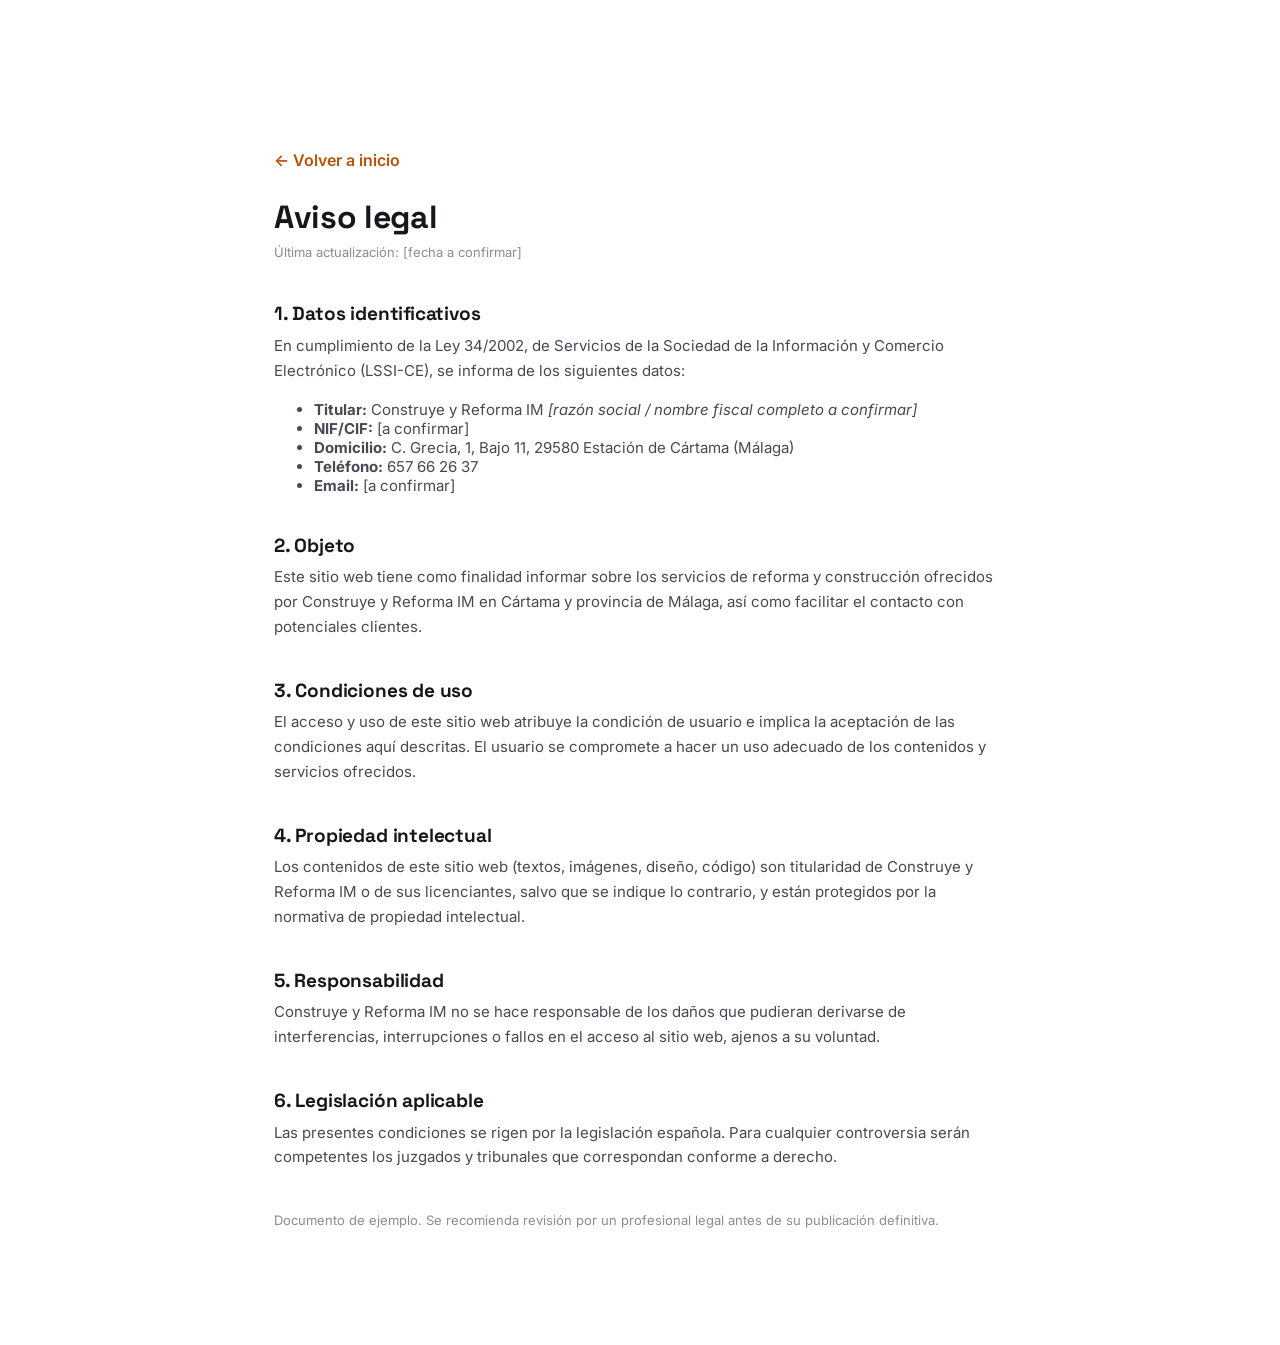
<file: legal/aviso-legal.html>
<!DOCTYPE html>
<html lang="es">
<head>
<meta charset="UTF-8">
<meta name="viewport" content="width=device-width, initial-scale=1.0">
<title>Aviso legal — Construye y Reforma IM</title>
<meta name="robots" content="noindex">
<link rel="icon" type="image/svg+xml" href="../img/favicon.svg">
<link rel="preconnect" href="https://fonts.googleapis.com">
<link href="https://fonts.googleapis.com/css2?family=Space+Grotesk:wght@500;700&family=Inter:wght@400;500;600;700&display=swap" rel="stylesheet">
<link rel="stylesheet" href="../css/style.css">
<style>
  .legal-wrap { max-width: 780px; margin: 0 auto; padding: 150px 24px 100px; }
  .legal-wrap h1 { font-size: 32px; margin-bottom: 6px; }
  .legal-wrap h2 { font-size: 19px; margin-top: 40px; }
  .legal-wrap p, .legal-wrap li { color: var(--gray-700); font-size: 15px; }
  .legal-wrap .updated { color: var(--gray-500); font-size: 13px; margin-bottom: 40px; }
  .back-link { display: inline-block; margin-bottom: 30px; font-weight: 600; color: var(--accent-dark); }
</style>
</head>
<body>
<div class="legal-wrap">
  <a href="../index.html" class="back-link">← Volver a inicio</a>
  <h1>Aviso legal</h1>
  <p class="updated">Última actualización: [fecha a confirmar]</p>

  <h2>1. Datos identificativos</h2>
  <p>
    En cumplimiento de la Ley 34/2002, de Servicios de la Sociedad de la Información y Comercio Electrónico (LSSI-CE), se informa de los siguientes datos:
  </p>
  <ul>
    <li><strong>Titular:</strong> Construye y Reforma IM <em>[razón social / nombre fiscal completo a confirmar]</em></li>
    <li><strong>NIF/CIF:</strong> [a confirmar]</li>
    <li><strong>Domicilio:</strong> C. Grecia, 1, Bajo 11, 29580 Estación de Cártama (Málaga)</li>
    <li><strong>Teléfono:</strong> 657 66 26 37</li>
    <li><strong>Email:</strong> [a confirmar]</li>
  </ul>

  <h2>2. Objeto</h2>
  <p>Este sitio web tiene como finalidad informar sobre los servicios de reforma y construcción ofrecidos por Construye y Reforma IM en Cártama y provincia de Málaga, así como facilitar el contacto con potenciales clientes.</p>

  <h2>3. Condiciones de uso</h2>
  <p>El acceso y uso de este sitio web atribuye la condición de usuario e implica la aceptación de las condiciones aquí descritas. El usuario se compromete a hacer un uso adecuado de los contenidos y servicios ofrecidos.</p>

  <h2>4. Propiedad intelectual</h2>
  <p>Los contenidos de este sitio web (textos, imágenes, diseño, código) son titularidad de Construye y Reforma IM o de sus licenciantes, salvo que se indique lo contrario, y están protegidos por la normativa de propiedad intelectual.</p>

  <h2>5. Responsabilidad</h2>
  <p>Construye y Reforma IM no se hace responsable de los daños que pudieran derivarse de interferencias, interrupciones o fallos en el acceso al sitio web, ajenos a su voluntad.</p>

  <h2>6. Legislación aplicable</h2>
  <p>Las presentes condiciones se rigen por la legislación española. Para cualquier controversia serán competentes los juzgados y tribunales que correspondan conforme a derecho.</p>

  <p style="margin-top:40px;font-size:13px;color:var(--gray-500);">Documento de ejemplo. Se recomienda revisión por un profesional legal antes de su publicación definitiva.</p>
</div>
</body>
</html>
</file>
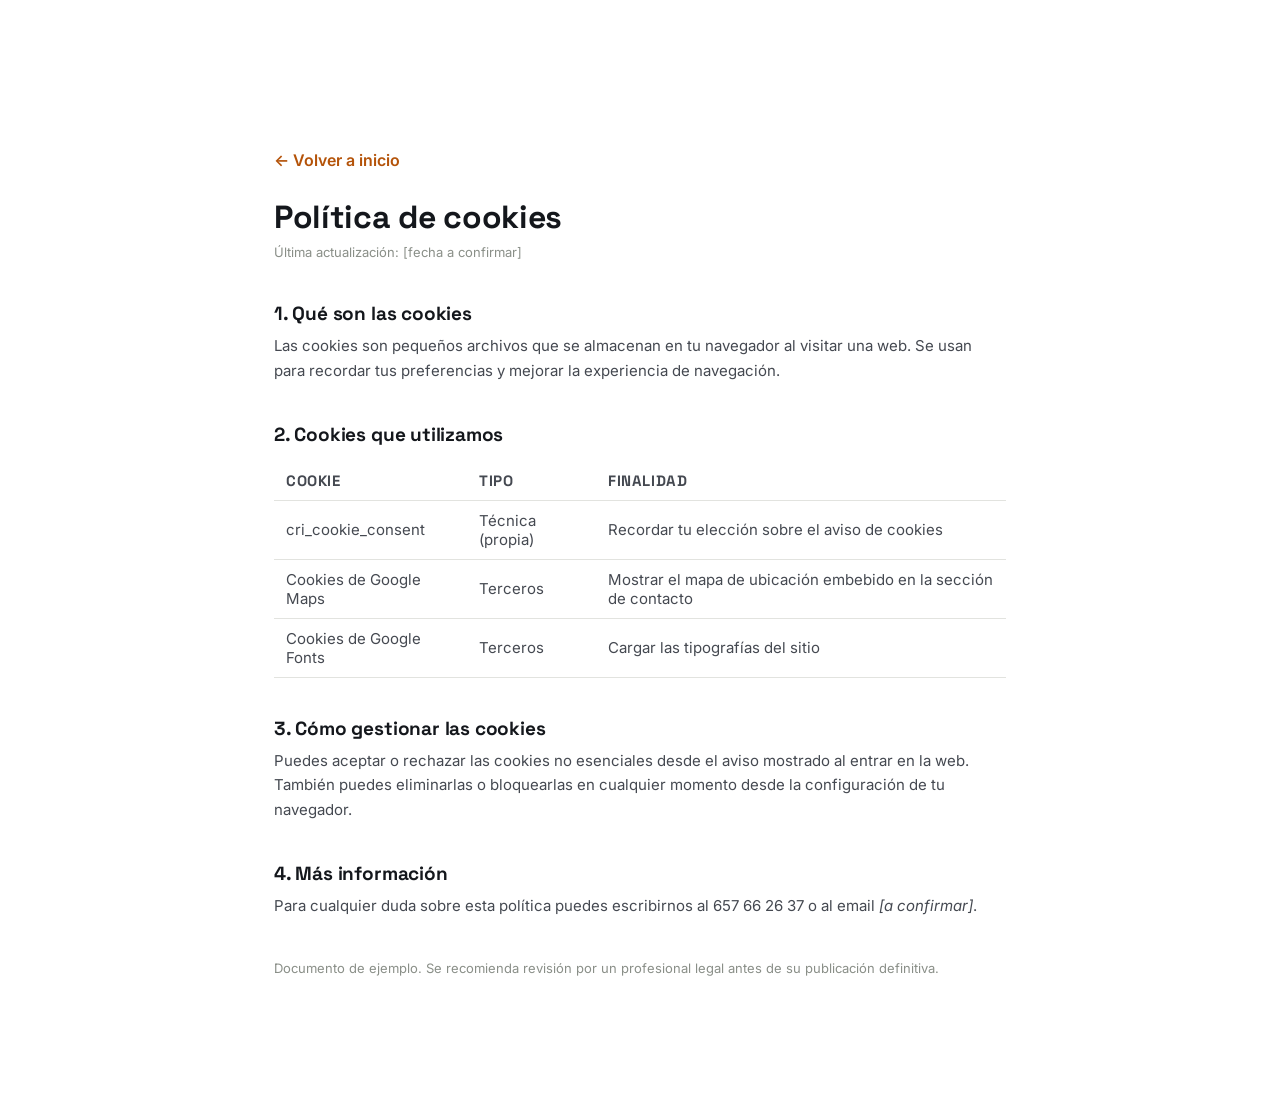
<file: legal/cookies.html>
<!DOCTYPE html>
<html lang="es">
<head>
<meta charset="UTF-8">
<meta name="viewport" content="width=device-width, initial-scale=1.0">
<title>Política de cookies — Construye y Reforma IM</title>
<meta name="robots" content="noindex">
<link rel="icon" type="image/svg+xml" href="../img/favicon.svg">
<link rel="preconnect" href="https://fonts.googleapis.com">
<link href="https://fonts.googleapis.com/css2?family=Space+Grotesk:wght@500;700&family=Inter:wght@400;500;600;700&display=swap" rel="stylesheet">
<link rel="stylesheet" href="../css/style.css">
<style>
  .legal-wrap { max-width: 780px; margin: 0 auto; padding: 150px 24px 100px; }
  .legal-wrap h1 { font-size: 32px; margin-bottom: 6px; }
  .legal-wrap h2 { font-size: 19px; margin-top: 40px; }
  .legal-wrap p, .legal-wrap li, .legal-wrap td, .legal-wrap th { color: var(--gray-700); font-size: 15px; }
  .legal-wrap .updated { color: var(--gray-500); font-size: 13px; margin-bottom: 40px; }
  .back-link { display: inline-block; margin-bottom: 30px; font-weight: 600; color: var(--accent-dark); }
  table { width: 100%; border-collapse: collapse; margin-top: 16px; }
  th, td { text-align: left; padding: 10px 12px; border-bottom: 1px solid var(--gray-200); font-size: 13.5px; }
  th { font-family: var(--font-head); font-size: 12px; text-transform: uppercase; letter-spacing: .04em; }
</style>
</head>
<body>
<div class="legal-wrap">
  <a href="../index.html" class="back-link">← Volver a inicio</a>
  <h1>Política de cookies</h1>
  <p class="updated">Última actualización: [fecha a confirmar]</p>

  <h2>1. Qué son las cookies</h2>
  <p>Las cookies son pequeños archivos que se almacenan en tu navegador al visitar una web. Se usan para recordar tus preferencias y mejorar la experiencia de navegación.</p>

  <h2>2. Cookies que utilizamos</h2>
  <table>
    <thead>
      <tr><th>Cookie</th><th>Tipo</th><th>Finalidad</th></tr>
    </thead>
    <tbody>
      <tr><td>cri_cookie_consent</td><td>Técnica (propia)</td><td>Recordar tu elección sobre el aviso de cookies</td></tr>
      <tr><td>Cookies de Google Maps</td><td>Terceros</td><td>Mostrar el mapa de ubicación embebido en la sección de contacto</td></tr>
      <tr><td>Cookies de Google Fonts</td><td>Terceros</td><td>Cargar las tipografías del sitio</td></tr>
    </tbody>
  </table>

  <h2>3. Cómo gestionar las cookies</h2>
  <p>Puedes aceptar o rechazar las cookies no esenciales desde el aviso mostrado al entrar en la web. También puedes eliminarlas o bloquearlas en cualquier momento desde la configuración de tu navegador.</p>

  <h2>4. Más información</h2>
  <p>Para cualquier duda sobre esta política puedes escribirnos al 657 66 26 37 o al email <em>[a confirmar]</em>.</p>

  <p style="margin-top:40px;font-size:13px;color:var(--gray-500);">Documento de ejemplo. Se recomienda revisión por un profesional legal antes de su publicación definitiva.</p>
</div>
</body>
</html>
</file>
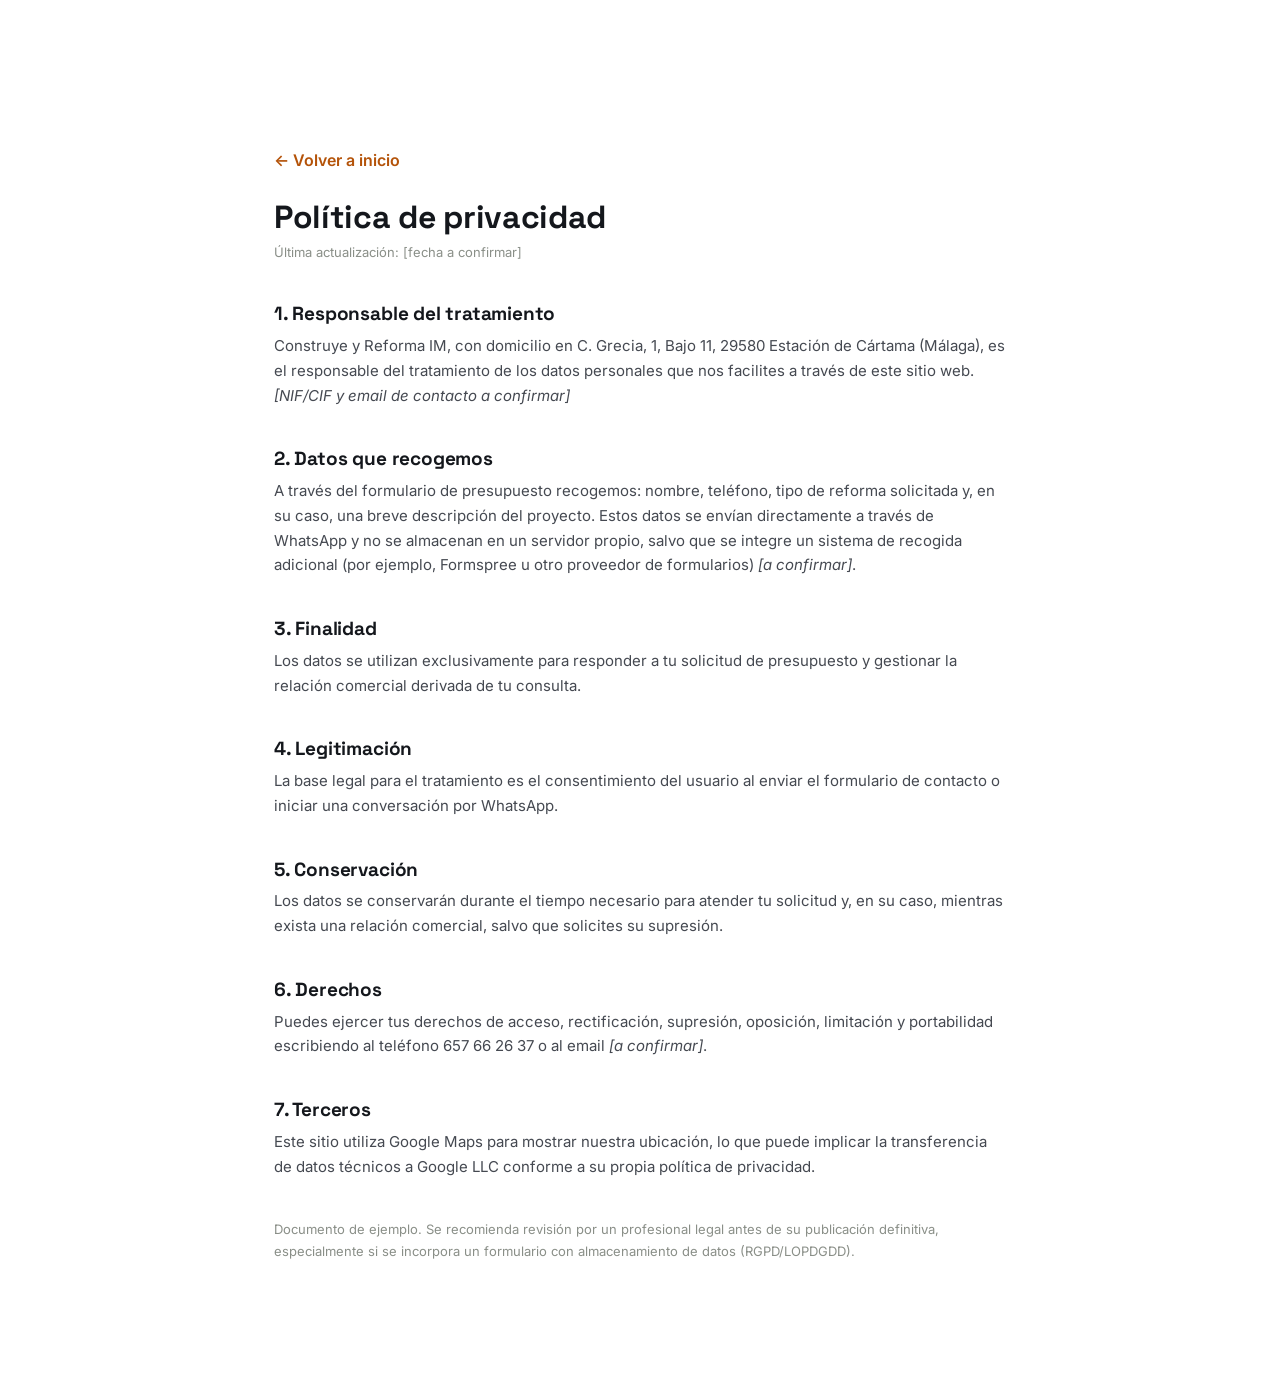
<file: legal/privacidad.html>
<!DOCTYPE html>
<html lang="es">
<head>
<meta charset="UTF-8">
<meta name="viewport" content="width=device-width, initial-scale=1.0">
<title>Política de privacidad — Construye y Reforma IM</title>
<meta name="robots" content="noindex">
<link rel="icon" type="image/svg+xml" href="../img/favicon.svg">
<link rel="preconnect" href="https://fonts.googleapis.com">
<link href="https://fonts.googleapis.com/css2?family=Space+Grotesk:wght@500;700&family=Inter:wght@400;500;600;700&display=swap" rel="stylesheet">
<link rel="stylesheet" href="../css/style.css">
<style>
  .legal-wrap { max-width: 780px; margin: 0 auto; padding: 150px 24px 100px; }
  .legal-wrap h1 { font-size: 32px; margin-bottom: 6px; }
  .legal-wrap h2 { font-size: 19px; margin-top: 40px; }
  .legal-wrap p, .legal-wrap li { color: var(--gray-700); font-size: 15px; }
  .legal-wrap .updated { color: var(--gray-500); font-size: 13px; margin-bottom: 40px; }
  .back-link { display: inline-block; margin-bottom: 30px; font-weight: 600; color: var(--accent-dark); }
</style>
</head>
<body>
<div class="legal-wrap">
  <a href="../index.html" class="back-link">← Volver a inicio</a>
  <h1>Política de privacidad</h1>
  <p class="updated">Última actualización: [fecha a confirmar]</p>

  <h2>1. Responsable del tratamiento</h2>
  <p>Construye y Reforma IM, con domicilio en C. Grecia, 1, Bajo 11, 29580 Estación de Cártama (Málaga), es el responsable del tratamiento de los datos personales que nos facilites a través de este sitio web. <em>[NIF/CIF y email de contacto a confirmar]</em></p>

  <h2>2. Datos que recogemos</h2>
  <p>A través del formulario de presupuesto recogemos: nombre, teléfono, tipo de reforma solicitada y, en su caso, una breve descripción del proyecto. Estos datos se envían directamente a través de WhatsApp y no se almacenan en un servidor propio, salvo que se integre un sistema de recogida adicional (por ejemplo, Formspree u otro proveedor de formularios) <em>[a confirmar]</em>.</p>

  <h2>3. Finalidad</h2>
  <p>Los datos se utilizan exclusivamente para responder a tu solicitud de presupuesto y gestionar la relación comercial derivada de tu consulta.</p>

  <h2>4. Legitimación</h2>
  <p>La base legal para el tratamiento es el consentimiento del usuario al enviar el formulario de contacto o iniciar una conversación por WhatsApp.</p>

  <h2>5. Conservación</h2>
  <p>Los datos se conservarán durante el tiempo necesario para atender tu solicitud y, en su caso, mientras exista una relación comercial, salvo que solicites su supresión.</p>

  <h2>6. Derechos</h2>
  <p>Puedes ejercer tus derechos de acceso, rectificación, supresión, oposición, limitación y portabilidad escribiendo al teléfono 657 66 26 37 o al email <em>[a confirmar]</em>.</p>

  <h2>7. Terceros</h2>
  <p>Este sitio utiliza Google Maps para mostrar nuestra ubicación, lo que puede implicar la transferencia de datos técnicos a Google LLC conforme a su propia política de privacidad.</p>

  <p style="margin-top:40px;font-size:13px;color:var(--gray-500);">Documento de ejemplo. Se recomienda revisión por un profesional legal antes de su publicación definitiva, especialmente si se incorpora un formulario con almacenamiento de datos (RGPD/LOPDGDD).</p>
</div>
</body>
</html>
</file>
<file: css/style.css>
/* ==========================================================================
   Construye y Reforma IM — estilos
   ========================================================================== */

:root {
  --ink: #14171c;
  --ink-soft: #1f232b;
  --paper: #ffffff;
  --gray-50: #f7f7f5;
  --gray-100: #eeefec;
  --gray-200: #e2e3df;
  --gray-300: #cfd1cb;
  --gray-500: #8a8f88;
  --gray-600: #62666a;
  --gray-700: #454951;
  --accent: #d97706;
  --accent-dark: #b45309;
  --accent-light: #fdf1e1;
  --ok: #2f7d5a;

  --font-head: "Space Grotesk", "Poppins", "Segoe UI", sans-serif;
  --font-body: "Inter", "Segoe UI", sans-serif;

  --container: 1180px;
  --radius: 14px;
  --radius-sm: 8px;
  --shadow-sm: 0 2px 10px rgba(20, 23, 28, 0.06);
  --shadow-md: 0 10px 30px rgba(20, 23, 28, 0.10);
  --shadow-lg: 0 20px 60px rgba(20, 23, 28, 0.18);
  --ease: cubic-bezier(.22, .61, .36, 1);
}

* { box-sizing: border-box; }
html { scroll-behavior: smooth; }

body {
  margin: 0;
  font-family: var(--font-body);
  color: var(--ink);
  background: var(--paper);
  -webkit-font-smoothing: antialiased;
  overflow-x: hidden;
}

img { max-width: 100%; display: block; }

h1, h2, h3, h4 {
  font-family: var(--font-head);
  font-weight: 700;
  line-height: 1.12;
  margin: 0 0 .5em;
  letter-spacing: -0.01em;
}

p { line-height: 1.65; color: var(--gray-700); margin: 0 0 1em; }

a { color: inherit; text-decoration: none; }

.container {
  width: 100%;
  max-width: var(--container);
  margin: 0 auto;
  padding: 0 24px;
}

section { position: relative; }

.section-pad { padding: 110px 0; }

@media (max-width: 900px) {
  .section-pad { padding: 76px 0; }
}

.eyebrow {
  display: inline-flex;
  align-items: center;
  gap: 8px;
  font-size: 13px;
  font-weight: 700;
  letter-spacing: .08em;
  text-transform: uppercase;
  color: var(--accent-dark);
  margin-bottom: 14px;
}
.eyebrow::before {
  content: "";
  width: 22px;
  height: 2px;
  background: var(--accent);
  display: inline-block;
}

.section-head { max-width: 640px; margin-bottom: 56px; }
.section-head.center { margin-left: auto; margin-right: auto; text-align: center; }
.section-head h2 { font-size: clamp(28px, 3.6vw, 42px); }
.section-head p { font-size: 17px; }

/* ---------- Botones ---------- */
.btn {
  display: inline-flex;
  align-items: center;
  justify-content: center;
  gap: 10px;
  padding: 15px 28px;
  border-radius: 999px;
  font-family: var(--font-body);
  font-weight: 700;
  font-size: 15.5px;
  cursor: pointer;
  border: 2px solid transparent;
  transition: transform .25s var(--ease), box-shadow .25s var(--ease), background .25s var(--ease), color .25s var(--ease), border-color .25s var(--ease);
  white-space: nowrap;
}
.btn svg { width: 18px; height: 18px; flex-shrink: 0; }
.btn-primary {
  background: var(--accent);
  color: #fff;
  box-shadow: 0 10px 24px rgba(217, 119, 6, .32);
}
.btn-primary:hover { background: var(--accent-dark); transform: translateY(-2px); box-shadow: 0 14px 30px rgba(217,119,6,.4); }

.btn-ghost {
  background: transparent;
  color: var(--paper);
  border-color: rgba(255,255,255,.55);
}
.btn-ghost:hover { background: rgba(255,255,255,.12); border-color: #fff; transform: translateY(-2px); }

.btn-dark {
  background: var(--ink);
  color: #fff;
}
.btn-dark:hover { background: var(--ink-soft); transform: translateY(-2px); }

.btn-whats {
  background: #25D366;
  color: #fff;
}
.btn-whats:hover { background: #1ebd5a; transform: translateY(-2px); }

.btn-block { width: 100%; }

/* ---------- Header ---------- */
.site-header {
  position: fixed;
  top: 0; left: 0; right: 0;
  z-index: 500;
  padding: 20px 0;
  transition: background .3s var(--ease), padding .3s var(--ease), box-shadow .3s var(--ease);
}
.site-header .container { display: flex; align-items: center; justify-content: space-between; }

.site-header.is-scrolled {
  background: rgba(20, 23, 28, .92);
  backdrop-filter: blur(10px);
  padding: 12px 0;
  box-shadow: 0 4px 24px rgba(0,0,0,.18);
}

.brand {
  display: flex;
  align-items: center;
  gap: 10px;
  font-family: var(--font-head);
  font-weight: 700;
  font-size: 19px;
  color: #fff;
}
.brand .brand-mark {
  width: 38px; height: 38px;
  border-radius: 9px;
  background: var(--accent);
  display: flex; align-items: center; justify-content: center;
  color: #fff;
  flex-shrink: 0;
}
.brand .brand-mark svg { width: 20px; height: 20px; }
.brand small { display: block; font-family: var(--font-body); font-weight: 500; font-size: 11px; color: var(--gray-300); letter-spacing: .03em; }

.nav-links {
  display: flex;
  align-items: center;
  gap: 34px;
}
.nav-links a {
  color: #fff;
  font-size: 14.5px;
  font-weight: 600;
  opacity: .88;
  position: relative;
  padding: 4px 0;
}
.nav-links a:hover { opacity: 1; }
.nav-links a::after {
  content: "";
  position: absolute;
  bottom: -2px; left: 0;
  width: 0; height: 2px;
  background: var(--accent);
  transition: width .25s var(--ease);
}
.nav-links a:hover::after { width: 100%; }

.header-actions { display: flex; align-items: center; gap: 14px; }
.header-phone {
  display: flex;
  align-items: center;
  justify-content: center;
  width: 44px;
  height: 44px;
  border-radius: 50%;
  background: rgba(255,255,255,.12);
  color: #fff;
  flex-shrink: 0;
  transition: background .25s var(--ease), transform .25s var(--ease);
}
.header-phone:hover { background: rgba(255,255,255,.2); transform: translateY(-2px); }
.header-phone svg { width: 19px; height: 19px; color: var(--accent); }

.nav-toggle {
  display: none;
  width: 44px; height: 44px;
  border-radius: 10px;
  border: none;
  background: rgba(255,255,255,.12);
  color: #fff;
  align-items: center;
  justify-content: center;
  cursor: pointer;
  flex-shrink: 0;
}
.nav-toggle svg { width: 22px; height: 22px; }

.mobile-menu {
  position: fixed;
  inset: 0;
  z-index: 600;
  background: var(--ink);
  display: flex;
  flex-direction: column;
  padding: 24px;
  transform: translateX(100%);
  transition: transform .35s var(--ease);
}
.mobile-menu.is-open { transform: translateX(0); }
.mobile-menu-top { display: flex; justify-content: space-between; align-items: center; margin-bottom: 40px; }
.mobile-menu-close {
  width: 44px; height: 44px; border-radius: 10px; border: none;
  background: rgba(255,255,255,.12); color: #fff; display: flex; align-items: center; justify-content: center;
}
.mobile-menu-close svg { width: 22px; height: 22px; }
.mobile-menu nav { display: flex; flex-direction: column; gap: 6px; }
.mobile-menu nav a {
  color: #fff;
  font-family: var(--font-head);
  font-size: 26px;
  font-weight: 700;
  padding: 14px 4px;
  border-bottom: 1px solid rgba(255,255,255,.08);
}
.mobile-menu-foot { margin-top: auto; display: flex; flex-direction: column; gap: 14px; }

@media (max-width: 940px) {
  .nav-links, .header-phone { display: none; }
  .nav-toggle { display: flex; }
}

@media (max-width: 560px) {
  .header-cta { display: none; }
}

/* ---------- Hero ---------- */
.hero {
  min-height: 100vh;
  display: flex;
  align-items: center;
  position: relative;
  padding: 140px 0 90px;
  background: var(--ink);
  color: #fff;
  overflow: hidden;
}
.hero-bg {
  position: absolute; inset: 0;
  background:
    linear-gradient(180deg, rgba(15,17,21,.55) 0%, rgba(15,17,21,.78) 55%, rgba(15,17,21,.96) 100%),
    url("../img/hero-reforma.jpg") center center / cover no-repeat;
}

.hero .container { position: relative; z-index: 2; }
.hero-content { max-width: 700px; }
.hero-badge {
  display: inline-flex; align-items: center; gap: 8px;
  background: rgba(255,255,255,.1);
  border: 1px solid rgba(255,255,255,.18);
  padding: 8px 16px;
  border-radius: 999px;
  font-size: 13px;
  font-weight: 600;
  margin-bottom: 26px;
  color: var(--gray-100);
}
.hero-badge svg { width: 15px; height: 15px; color: var(--accent); }

.hero h1 {
  font-size: clamp(36px, 5.6vw, 64px);
  color: #fff;
  margin-bottom: 22px;
}
.hero h1 span { color: var(--accent); }
.hero p.lead {
  font-size: clamp(16px, 1.9vw, 19px);
  color: var(--gray-200);
  max-width: 560px;
  margin-bottom: 36px;
}
.hero-cta { display: flex; gap: 16px; flex-wrap: wrap; margin-bottom: 54px; }

.hero-trust {
  display: flex;
  gap: 34px;
  flex-wrap: wrap;
  padding-top: 30px;
  border-top: 1px solid rgba(255,255,255,.15);
}
.hero-trust div { display: flex; align-items: center; gap: 10px; }
.hero-trust svg { width: 20px; height: 20px; color: var(--accent); flex-shrink: 0; }
.hero-trust span { font-size: 14px; font-weight: 600; color: var(--gray-100); }

.scroll-cue {
  position: absolute;
  bottom: 34px; left: 50%;
  transform: translateX(-50%);
  z-index: 2;
  display: flex; flex-direction: column; align-items: center; gap: 8px;
  color: rgba(255,255,255,.6);
  font-size: 11px;
  letter-spacing: .1em;
  text-transform: uppercase;
}
.scroll-cue .line { width: 1px; height: 34px; background: linear-gradient(180deg, rgba(255,255,255,.8), transparent); animation: scrollcue 1.8s infinite; }
@keyframes scrollcue { 0% { transform: scaleY(0); transform-origin: top; } 50% { transform: scaleY(1); transform-origin: top; } 51% { transform-origin: bottom; } 100% { transform: scaleY(0); transform-origin: bottom; } }

/* ---------- Placeholders de foto ---------- */
.ph {
  position: relative;
  display: flex;
  flex-direction: column;
  align-items: center;
  justify-content: center;
  gap: 10px;
  text-align: center;
  background:
    repeating-linear-gradient(135deg, rgba(217,119,6,.10) 0 14px, rgba(217,119,6,.04) 14px 28px),
    linear-gradient(145deg, #2a2e35, #1a1d23);
  color: var(--gray-200);
  border: 1.5px dashed rgba(217,119,6,.55);
  min-height: 220px;
  overflow: hidden;
}
.ph .ph-icon { width: 34px; height: 34px; color: var(--accent); opacity: .9; }
.ph .ph-label { font-family: var(--font-head); font-weight: 700; font-size: 13.5px; letter-spacing: .02em; padding: 0 16px; }
.ph .ph-sub { font-size: 11.5px; color: var(--gray-300); text-transform: uppercase; letter-spacing: .08em; }

/* ---------- Servicios ---------- */
.services-grid {
  display: grid;
  grid-template-columns: repeat(3, 1fr);
  gap: 24px;
}
@media (max-width: 900px) { .services-grid { grid-template-columns: repeat(2, 1fr); gap: 16px; } }

.service-card {
  background: var(--gray-50);
  border: 1px solid var(--gray-200);
  border-radius: var(--radius);
  padding: 34px 28px;
  transition: transform .3s var(--ease), box-shadow .3s var(--ease), border-color .3s var(--ease), background .3s var(--ease);
}
.service-card:hover {
  transform: translateY(-6px);
  box-shadow: var(--shadow-md);
  border-color: transparent;
  background: #fff;
}
.service-icon {
  width: 54px; height: 54px;
  border-radius: 12px;
  background: var(--ink);
  display: flex; align-items: center; justify-content: center;
  margin-bottom: 22px;
  transition: background .3s var(--ease);
}
.service-card:hover .service-icon { background: var(--accent); }
.service-icon svg { width: 26px; height: 26px; color: #fff; }
.service-card h3 { font-size: 19px; margin-bottom: 10px; }
.service-card p { font-size: 14.5px; margin-bottom: 0; }

@media (max-width: 620px) {
  .service-card { padding: 20px 16px; }
  .service-icon { width: 42px; height: 42px; border-radius: 10px; margin-bottom: 14px; }
  .service-icon svg { width: 20px; height: 20px; }
  .service-card h3 { font-size: 16px; margin-bottom: 6px; }
  .service-card p { font-size: 13px; }
  .service-card p em { display: block; margin-top: 2px; }
}

/* ---------- Antes y despues ---------- */
.ba-section { background: var(--ink); color: #fff; }
.ba-section .section-head h2, .ba-section .eyebrow { color: #fff; }
.ba-section .section-head p { color: var(--gray-300); }

.ba-grid { display: grid; grid-template-columns: repeat(3, 1fr); gap: 26px; }
@media (max-width: 980px) { .ba-grid { grid-template-columns: 1fr; max-width: 480px; margin: 0 auto; } }

.ba-slider {
  position: relative;
  aspect-ratio: 4 / 3;
  border-radius: var(--radius);
  overflow: hidden;
  box-shadow: var(--shadow-lg);
  border: 1px solid rgba(255,255,255,.08);
}
.ba-slider .ba-after,
.ba-slider .ba-before {
  position: absolute; inset: 0;
}
.ba-slider .ba-after {
  opacity: 0;
  transition: opacity 1s ease;
}
.ba-slider.show-after .ba-after { opacity: 1; }
.ba-slider .ba-after img,
.ba-slider .ba-before img {
  width: 100%;
  height: 100%;
  object-fit: cover;
  display: block;
}
.ba-tag {
  position: absolute; top: 14px;
  font-size: 11px; font-weight: 700; letter-spacing: .06em;
  padding: 5px 12px; border-radius: 999px;
  background: rgba(20,23,28,.72);
  color: #fff;
  z-index: 3;
  opacity: 0;
  transition: opacity .5s ease;
}
.ba-tag.before-tag { left: 14px; opacity: 1; }
.ba-tag.after-tag { right: 14px; background: var(--accent); }
.ba-slider.show-after .ba-tag.before-tag { opacity: 0; }
.ba-slider.show-after .ba-tag.after-tag { opacity: 1; }

.ba-progress {
  position: absolute;
  left: 14px; right: 14px; bottom: 14px;
  height: 3px;
  border-radius: 999px;
  background: rgba(255,255,255,.28);
  z-index: 3;
  overflow: hidden;
}
.ba-progress::after {
  content: "";
  position: absolute; inset: 0;
  width: 0%;
  background: #fff;
  border-radius: 999px;
}
.ba-slider.animate .ba-progress::after {
  width: 100%;
  transition: width var(--ba-duration, 3.5s) linear;
}

.ba-caption { margin-top: 16px; text-align: center; }
.ba-caption strong { display: block; font-family: var(--font-head); font-size: 15.5px; margin-bottom: 3px; }
.ba-caption span { font-size: 13px; color: var(--gray-500); }
.ba-hint { text-align: center; margin-top: 44px; font-size: 13.5px; color: var(--gray-500); }

/* ---------- Por que elegirnos ---------- */
.why-wrap { display: grid; grid-template-columns: 1fr 1fr; gap: 70px; align-items: center; }
@media (max-width: 940px) { .why-wrap { grid-template-columns: 1fr; gap: 46px; } }

.why-list { display: flex; flex-direction: column; gap: 26px; }
.why-item { display: flex; gap: 18px; }
.why-icon {
  width: 46px; height: 46px; flex-shrink: 0;
  border-radius: 11px;
  background: var(--accent-light);
  display: flex; align-items: center; justify-content: center;
}
.why-icon svg { width: 23px; height: 23px; color: var(--accent-dark); }
.why-item h3 { font-size: 17px; margin-bottom: 4px; }
.why-item p { font-size: 14.5px; margin-bottom: 0; }

@media (max-width: 620px) {
  .why-list { display: grid; grid-template-columns: 1fr 1fr; gap: 16px; }
  .why-item { flex-direction: column; gap: 10px; }
  .why-icon { width: 40px; height: 40px; border-radius: 10px; }
  .why-icon svg { width: 19px; height: 19px; }
  .why-item h3 { font-size: 15px; margin-bottom: 4px; }
  .why-item p { font-size: 13px; }
}

.why-visual {
  background: var(--ink);
  border-radius: var(--radius);
  padding: 44px 34px;
  color: #fff;
}
.counter-grid { display: grid; grid-template-columns: 1fr 1fr; gap: 34px; }
.counter { text-align: left; }
.counter .num {
  font-family: var(--font-head);
  font-size: clamp(38px, 4.4vw, 52px);
  font-weight: 700;
  color: var(--accent);
  display: flex;
  align-items: baseline;
  gap: 2px;
}
.counter .label { font-size: 13.5px; color: var(--gray-300); margin-top: 6px; }
.why-photo { margin-top: 30px; border-radius: var(--radius-sm); overflow: hidden; }
.why-photo img { width: 100%; height: 190px; object-fit: cover; display: block; }

/* ---------- Presupuesto ---------- */
.budget-section { background: var(--gray-50); }
.budget-wrap {
  display: grid;
  grid-template-columns: 1fr 1.15fr;
  gap: 0;
  background: #fff;
  border-radius: var(--radius);
  overflow: hidden;
  box-shadow: var(--shadow-md);
  border: 1px solid var(--gray-200);
}
@media (max-width: 940px) { .budget-wrap { grid-template-columns: 1fr; } }

.budget-info {
  background: var(--ink);
  color: #fff;
  padding: 52px 44px;
}
.budget-info h2 { color: #fff; font-size: clamp(26px, 3.2vw, 34px); }
.budget-info p { color: var(--gray-300); }
.budget-steps { display: flex; flex-direction: column; gap: 18px; margin-top: 30px; }
.budget-steps div { display: flex; gap: 14px; align-items: flex-start; }
.budget-steps .num-badge {
  width: 30px; height: 30px; border-radius: 50%;
  background: var(--accent);
  color: #fff; font-weight: 700; font-size: 13.5px;
  display: flex; align-items: center; justify-content: center;
  flex-shrink: 0;
}
.budget-steps span { font-size: 14.5px; color: var(--gray-100); padding-top: 4px; }

.budget-form { padding: 52px 44px; }
.form-row { margin-bottom: 20px; }
.form-row label {
  display: block; font-size: 13.5px; font-weight: 700; margin-bottom: 8px; color: var(--ink);
}
.form-row input,
.form-row select,
.form-row textarea {
  width: 100%;
  padding: 14px 16px;
  border-radius: var(--radius-sm);
  border: 1.5px solid var(--gray-200);
  font-family: var(--font-body);
  font-size: 15px;
  background: var(--gray-50);
  transition: border-color .2s var(--ease), background .2s var(--ease);
}
.form-row input:focus,
.form-row select:focus,
.form-row textarea:focus {
  outline: none;
  border-color: var(--accent);
  background: #fff;
}
.form-row textarea { resize: vertical; min-height: 100px; }
.form-cols { display: grid; grid-template-columns: 1fr 1fr; gap: 18px; }
@media (max-width: 560px) { .form-cols { grid-template-columns: 1fr; } }
.form-note { font-size: 12.5px; color: var(--gray-500); margin-top: 14px; text-align: center; }
.form-note a { color: var(--accent-dark); font-weight: 600; }

/* ---------- Proceso ---------- */
.process-grid {
  display: grid;
  grid-template-columns: repeat(4, 1fr);
  gap: 30px;
  position: relative;
}
@media (max-width: 900px) { .process-grid { grid-template-columns: 1fr 1fr; } }
@media (max-width: 560px) { .process-grid { grid-template-columns: 1fr; } }

.process-step { position: relative; padding-top: 8px; }
.process-num {
  font-family: var(--font-head);
  font-size: 46px;
  font-weight: 700;
  color: var(--gray-200);
  margin-bottom: 12px;
  display: block;
}
.process-step h3 { font-size: 17px; margin-bottom: 8px; }
.process-step p { font-size: 14px; margin-bottom: 0; }

/* ---------- Opiniones ---------- */
.testi-section { background: var(--gray-50); }
.testi-track-wrap { position: relative; max-width: 760px; margin: 0 auto; }
.testi-track { overflow: hidden; }
.testi-slides { display: flex; transition: transform .5s var(--ease); }
.testi-slide { flex: 0 0 100%; padding: 4px; }
.testi-card {
  background: #fff;
  border: 1px solid var(--gray-200);
  border-radius: var(--radius);
  padding: 40px;
  text-align: center;
}
.testi-stars { display: flex; justify-content: center; gap: 4px; margin-bottom: 20px; }
.testi-stars svg { width: 18px; height: 18px; color: var(--accent); }
.testi-card p.quote { font-size: 18px; color: var(--ink); font-style: italic; max-width: 560px; margin: 0 auto 22px; }
.testi-name { font-family: var(--font-head); font-weight: 700; font-size: 15px; }
.testi-role { font-size: 13px; color: var(--gray-500); }

.testi-dots { display: flex; justify-content: center; gap: 10px; margin-top: 30px; }
.testi-dots button {
  width: 9px; height: 9px; border-radius: 50%; border: none;
  background: var(--gray-300); cursor: pointer; padding: 0;
  transition: background .25s, transform .25s;
}
.testi-dots button.active { background: var(--accent); transform: scale(1.25); }

/* ---------- Contacto ---------- */
.contact-grid { display: grid; grid-template-columns: 1fr 1.1fr; gap: 50px; align-items: stretch; }
@media (max-width: 940px) { .contact-grid { grid-template-columns: 1fr; } }

.contact-card {
  background: var(--ink);
  color: #fff;
  border-radius: var(--radius);
  padding: 44px 38px;
  display: flex;
  flex-direction: column;
  gap: 26px;
}
.contact-row { display: flex; gap: 16px; align-items: flex-start; }
.contact-row .c-icon {
  width: 44px; height: 44px; border-radius: 10px; flex-shrink: 0;
  background: rgba(217,119,6,.18);
  display: flex; align-items: center; justify-content: center;
}
.contact-row .c-icon svg { width: 21px; height: 21px; color: var(--accent); }
.contact-row h3 { font-size: 12.5px; text-transform: uppercase; letter-spacing: .07em; color: var(--gray-400, #a3a8ad); margin-bottom: 6px; }
.contact-row a.big-phone {
  font-family: var(--font-head);
  font-size: 26px;
  font-weight: 700;
  color: #fff;
}
.contact-row a.big-phone:hover { color: var(--accent); }
.contact-row p { color: var(--gray-200); margin-bottom: 0; font-size: 14.5px; }
.contact-card .btn { margin-top: 6px; }

.map-wrap {
  border-radius: var(--radius);
  overflow: hidden;
  min-height: 340px;
  border: 1px solid var(--gray-200);
  box-shadow: var(--shadow-sm);
}
.map-wrap iframe { width: 100%; height: 100%; min-height: 340px; border: 0; display: block; }

/* ---------- Footer ---------- */
.site-footer { background: #0d0f13; color: var(--gray-300); padding: 56px 0 26px; }
.footer-top { display: flex; justify-content: space-between; flex-wrap: wrap; gap: 34px; margin-bottom: 40px; }
.footer-brand { display: flex; align-items: center; gap: 10px; color: #fff; font-family: var(--font-head); font-weight: 700; font-size: 18px; }
.footer-brand .brand-mark { width: 34px; height: 34px; border-radius: 8px; background: var(--accent); display: flex; align-items: center; justify-content: center; }
.footer-brand .brand-mark svg { width: 18px; height: 18px; color: #fff; }
.footer-cols { display: flex; gap: 60px; flex-wrap: wrap; }
.footer-col h4 { color: #fff; font-size: 13px; text-transform: uppercase; letter-spacing: .06em; margin-bottom: 14px; font-family: var(--font-body); font-weight: 700; }
.footer-col a, .footer-col p { display: block; font-size: 14px; color: var(--gray-300); margin-bottom: 10px; }
.footer-col a:hover { color: var(--accent); }
.footer-bottom {
  border-top: 1px solid rgba(255,255,255,.08);
  padding-top: 22px;
  display: flex; justify-content: space-between; flex-wrap: wrap; gap: 10px;
  font-size: 13px; color: var(--gray-500);
}
.footer-bottom a { color: var(--gray-500); }
.footer-bottom a:hover { color: var(--accent); }
.credit { color: var(--gray-500); }
.credit a { color: var(--accent); font-weight: 600; }

/* ---------- WhatsApp flotante ---------- */
.wa-float {
  position: fixed;
  bottom: 22px; right: 22px;
  width: 60px; height: 60px;
  border-radius: 50%;
  background: #25D366;
  display: flex; align-items: center; justify-content: center;
  box-shadow: 0 10px 26px rgba(37,211,102,.45);
  z-index: 400;
  animation: wafloat 2.6s ease-in-out infinite;
}
.wa-float svg { width: 30px; height: 30px; color: #fff; }
@keyframes wafloat { 0%, 100% { transform: translateY(0); } 50% { transform: translateY(-6px); } }

/* ---------- Cookie banner ---------- */
.cookie-banner {
  position: fixed;
  left: 18px; right: 18px; bottom: 18px;
  max-width: 560px;
  margin: 0 auto;
  background: var(--ink);
  color: #fff;
  border-radius: var(--radius);
  padding: 22px 24px;
  box-shadow: var(--shadow-lg);
  z-index: 700;
  display: flex;
  flex-direction: column;
  gap: 14px;
  transform: translateY(140%);
  transition: transform .5s var(--ease);
}
.cookie-banner.is-visible { transform: translateY(0); }
.cookie-banner p { font-size: 13.5px; color: var(--gray-300); margin: 0; }
.cookie-banner p a { color: var(--accent); font-weight: 600; }
.cookie-actions { display: flex; gap: 12px; }
.cookie-actions .btn { padding: 11px 20px; font-size: 13.5px; }

/* ---------- Reveal animations ---------- */
.reveal { opacity: 0; transform: translateY(28px); }
.js-ready .reveal { transition: opacity .8s var(--ease), transform .8s var(--ease); }
.js-ready .reveal.in-view { opacity: 1; transform: translateY(0); }

/* ---------- Misc ---------- */
.text-center { text-align: center; }
.mt-lg { margin-top: 60px; }

@media (max-width: 600px) {
  .hero { padding-top: 120px; }
  .hero-cta .btn { width: 100%; }
  .hero-cta { flex-direction: column; }
  .budget-info, .budget-form { padding: 38px 26px; }
  .contact-card { padding: 34px 26px; }
}
</file>
